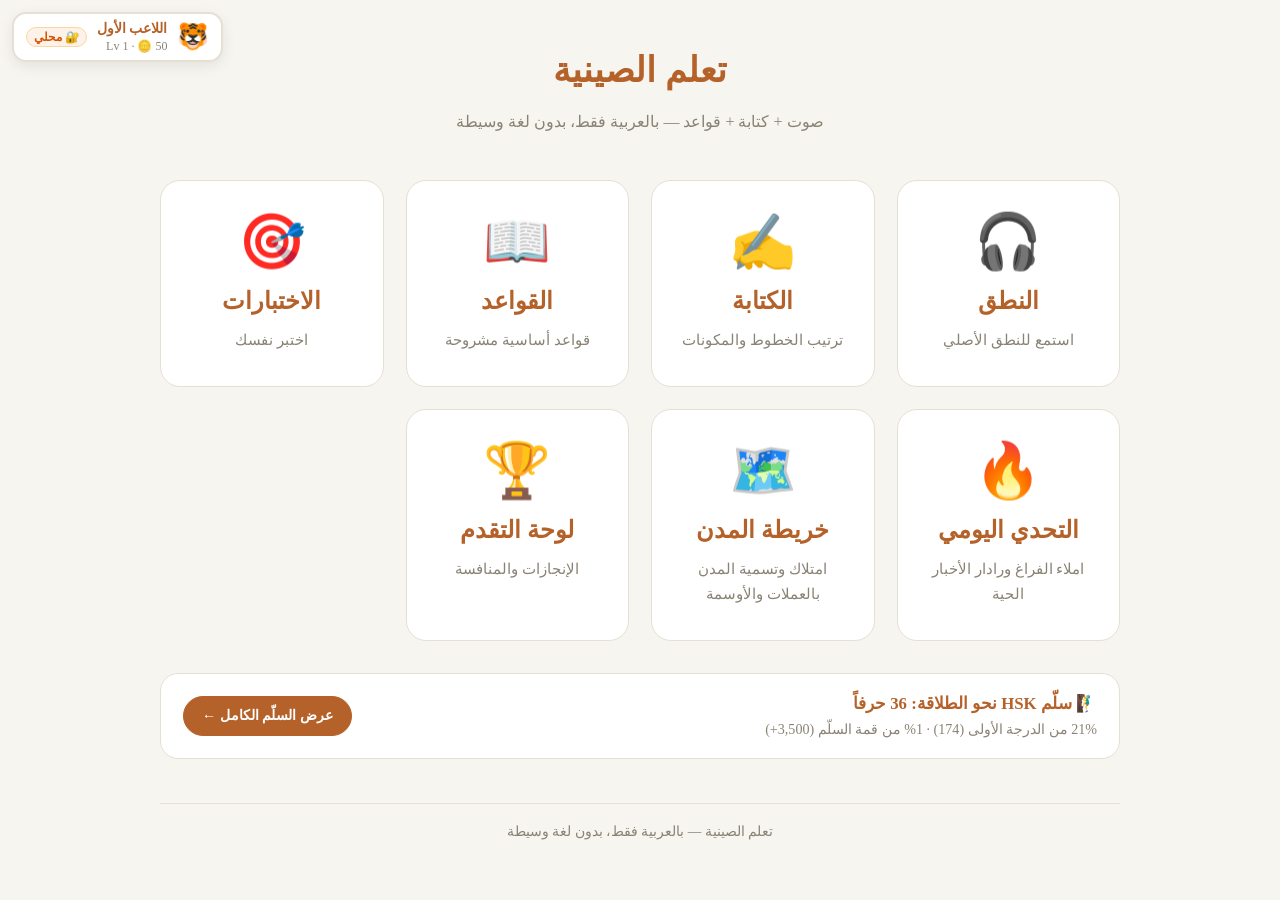
<file: index.html>
<!DOCTYPE html>
<html lang="ar" dir="rtl">
<head>
<meta charset="UTF-8">
<meta name="viewport" content="width=device-width, initial-scale=1">
<meta name="description" content="تعلم الصينية بالعربية — منصة شاملة لتعلم النطق والكتابة والقواعد واختبارات تفاعلية بدون لغة وسيطة">
<title>تعلم الصينية — بالعربية</title>
<link rel="stylesheet" href="common.css">
<style>
  *{box-sizing:border-box}
  body{
    margin:0; min-height:100vh;
    display:flex; flex-direction:column; align-items:center; justify-content:center;
    background:#f7f5f0; color:#2b2b2b;
    font-family:"Noto Naskh Arabic","Traditional Arabic","Segoe UI",serif;
    padding:40px 20px;
  }
  .container{max-width:960px; width:100%; text-align:center}

  h1{color:#b5622a; font-size:2.2rem; margin:0 0 8px}
  .sub{color:#8a8375; margin:0 0 44px; font-size:1rem}

  .cards{
    display:grid;
    grid-template-columns:repeat(auto-fit,minmax(190px,1fr));
    gap:22px;
  }
  .card{
    display:block; background:#fff;
    border:1px solid #e6e0d4; border-radius:20px;
    padding:34px 22px; text-decoration:none; color:inherit;
    transition:transform .2s, box-shadow .2s, border-color .2s, background .2s;
  }
  .card:hover{
    transform:translateY(-6px);
    border-color:#b5622a;
    background:#fff8ef;
    box-shadow:0 14px 30px rgba(181,98,42,.12);
  }
  .icon{font-size:3.4rem; line-height:1}
  h2{margin:12px 0 6px; font-size:1.5rem; color:#b5622a}
  .card p{margin:0; color:#8a8375; font-size:.95rem; line-height:1.6}

  footer{margin-top:44px; color:#8a8375; font-size:.85rem}
</style>
</head>
<body>
<a href="#main-content" class="skip-link">تخطي إلى المحتوى</a>

<main id="main-content" class="container">
  <h1>تعلم الصينية</h1>
  <p class="sub">صوت + كتابة + قواعد — بالعربية فقط، بدون لغة وسيطة</p>

  <nav role="navigation" aria-label="الأقسام الرئيسية" class="cards">
    <a href="audio.html" class="card" aria-label="النطق — استمع للنطق الأصلي">
      <div class="icon" aria-hidden="true">🎧</div>
      <h2>النطق</h2>
      <p>استمع للنطق الأصلي</p>
    </a>
    <a href="writing.html" class="card" aria-label="الكتابة — ترتيب الخطوط والمكونات">
      <div class="icon" aria-hidden="true">✍️</div>
      <h2>الكتابة</h2>
      <p>ترتيب الخطوط والمكونات</p>
    </a>
    <a href="grammar.html" class="card" aria-label="القواعد — قواعد أساسية مشروحة">
      <div class="icon" aria-hidden="true">📖</div>
      <h2>القواعد</h2>
      <p>قواعد أساسية مشروحة</p>
    </a>
    <a href="tests.html" class="card" aria-label="الاختبارات — اختبر نفسك">
      <div class="icon" aria-hidden="true">🎯</div>
      <h2>الاختبارات</h2>
      <p>اختبر نفسك</p>
    </a>
    <a href="daily.html" class="card" aria-label="التحدي اليومي — املاء الفراغ ورادار الأخبار الحية">
      <div class="icon" aria-hidden="true">🔥</div>
      <h2>التحدي اليومي</h2>
      <p>املاء الفراغ ورادار الأخبار الحية</p>
    </a>
    <a href="map.html" class="card" aria-label="خريطة المدن — امتلاك وتسمية المدن بنقاطك وأوسمتك">
      <div class="icon" aria-hidden="true">🗺️</div>
      <h2>خريطة المدن</h2>
      <p>امتلاك وتسمية المدن بالعملات والأوسمة</p>
    </a>
    <a href="dashboard.html" class="card" aria-label="لوحة التقدم — الإنجازات والمنافسة">
      <div class="icon" aria-hidden="true">🏆</div>
      <h2>لوحة التقدم</h2>
      <p>الإنجازات والمنافسة</p>
    </a>
  </nav>

  <aside class="hsk-mini-banner" id="hsk-mini-banner" style="margin-top:32px; background:#fff; border:1px solid #e6e0d4; border-radius:18px; padding:16px 22px; display:flex; align-items:center; justify-content:space-between; flex-wrap:wrap; gap:12px;" aria-label="ملخص التقدم في سلم HSK">
    <div style="text-align:right">
      <div style="font-weight:700; color:#b5622a; font-size:1.05rem">🧗‍♂️ سلّم HSK نحو الطلاقة: <span id="mini-chars">36</span> حرفاً</div>
      <div style="font-size:.88rem; color:#8a8375" id="mini-stats">21% من الدرجة الأولى (174) · 1% من قمة السلّم (3,500+)</div>
    </div>
    <a href="dashboard.html" class="btn btn-primary" style="padding:7px 18px; border-radius:999px; text-decoration:none; font-weight:700; font-size:.88rem">عرض السلّم الكامل ←</a>
  </aside>

  <footer>تعلم الصينية — بالعربية فقط، بدون لغة وسيطة</footer>
</main>

<script src="progress.js"></script>
<script>
  if (window.CNProgress) {
    const l = CNProgress.getLadderProgress();
    const cEl = document.getElementById('mini-chars');
    const sEl = document.getElementById('mini-stats');
    if (cEl) cEl.textContent = l.count;
    if (sEl) sEl.textContent = `${l.pctHSK1}% من الدرجة الأولى (174) · ${l.pctFluency}% من قمة السلّم (3,500+)`;
  }
</script>
<script src="player-picker.js"></script>
</body>
</html>
</file>
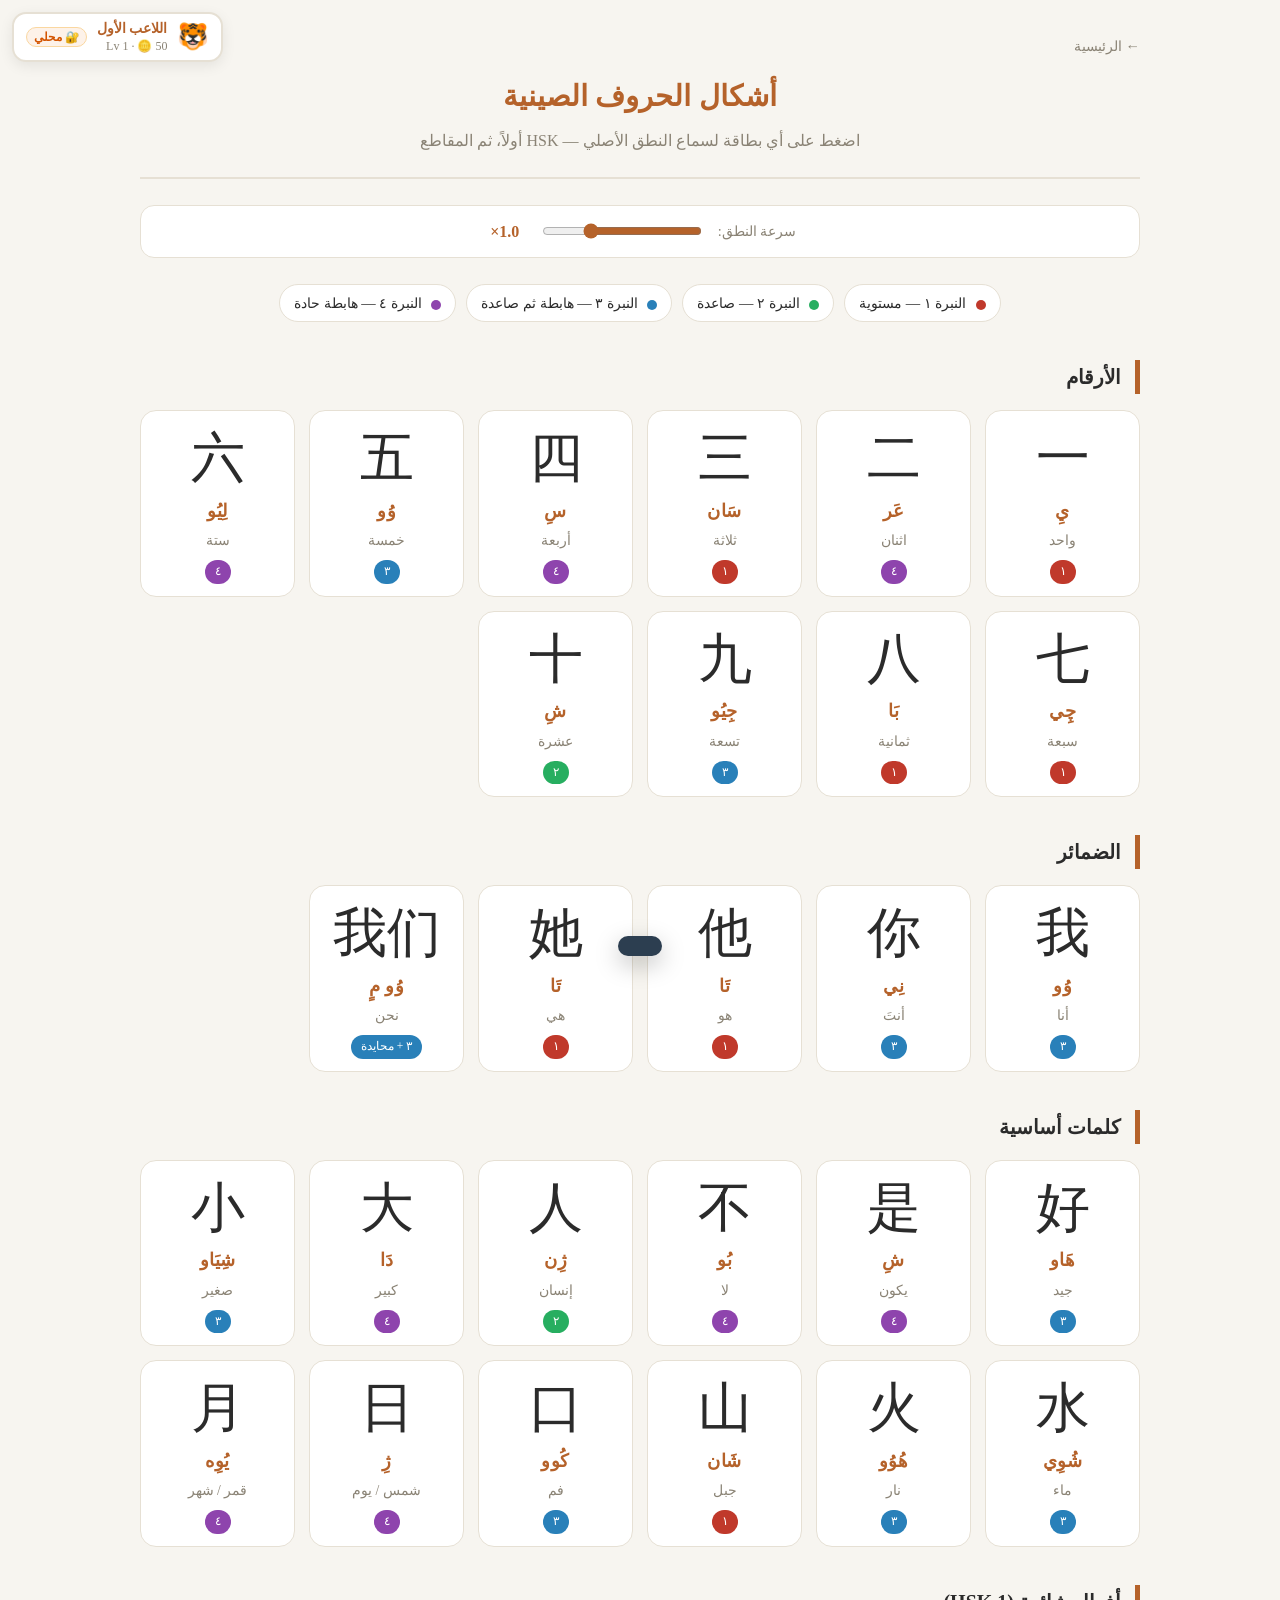
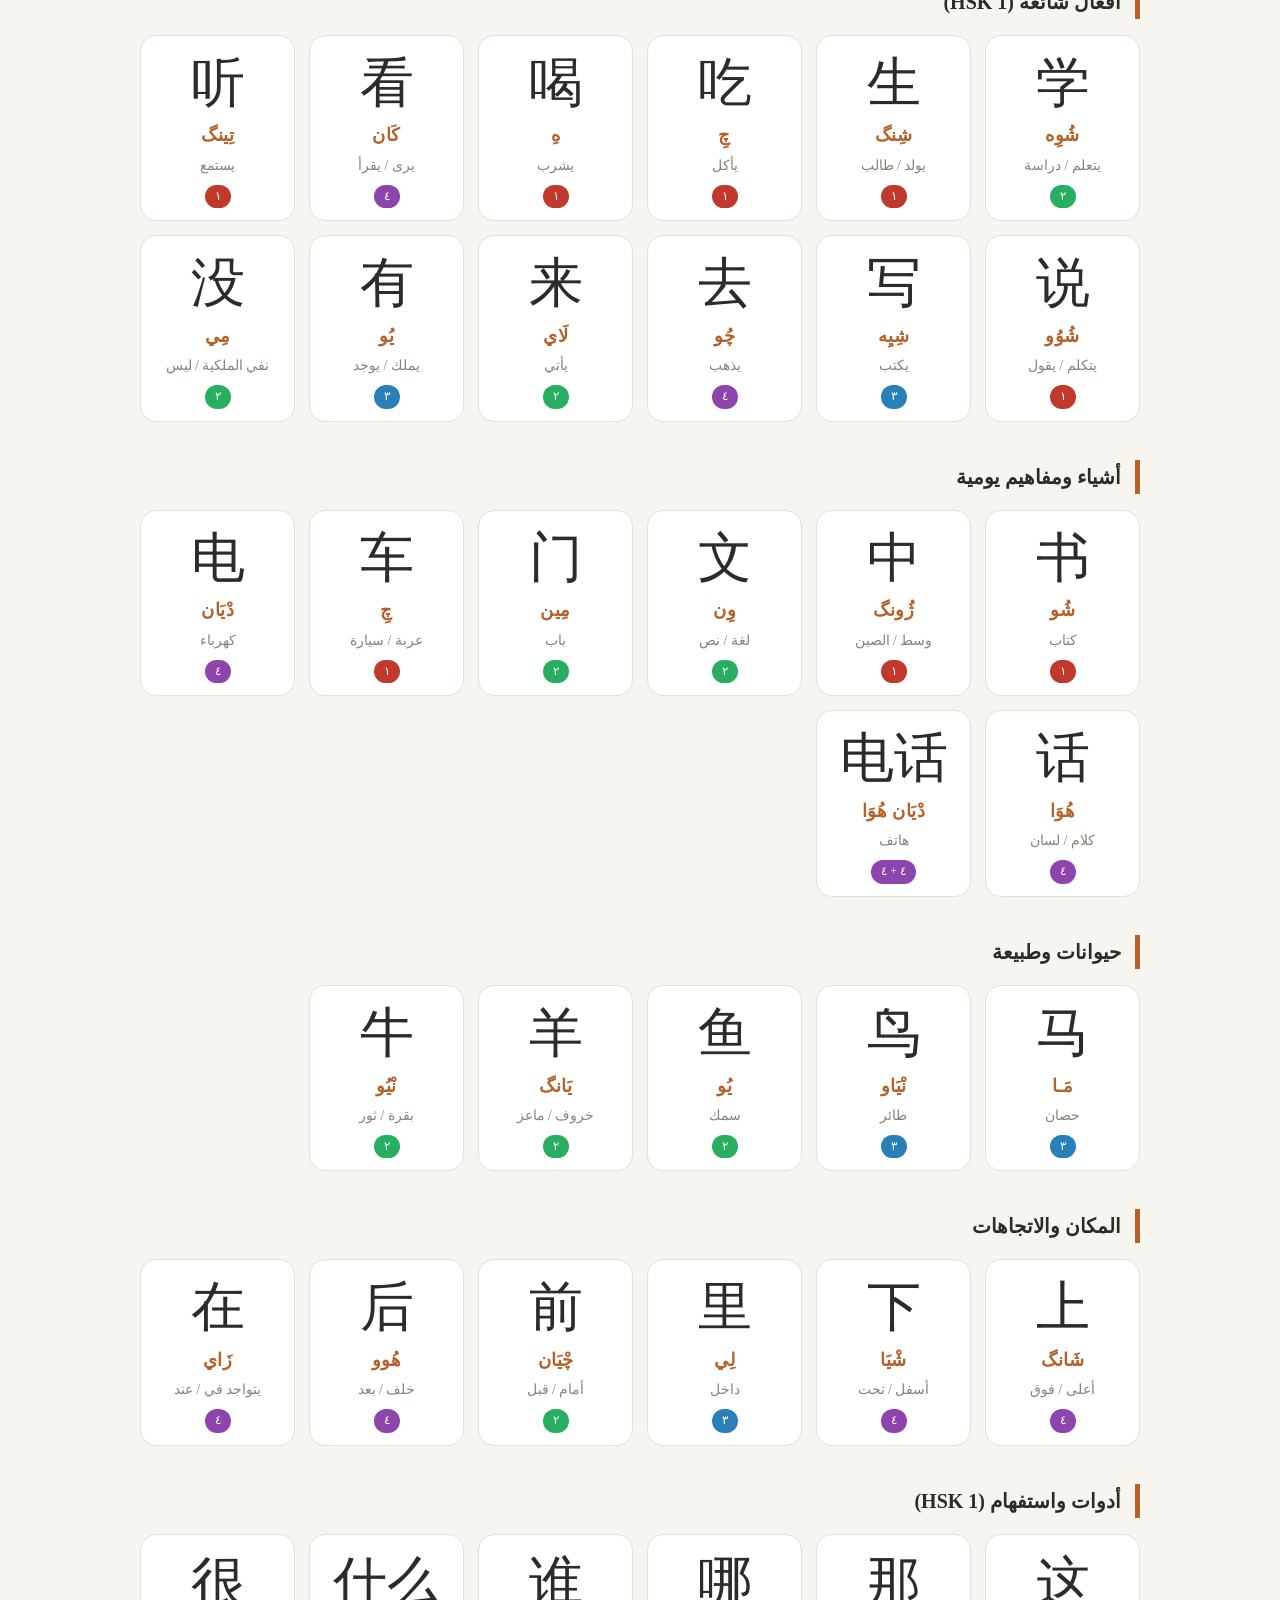
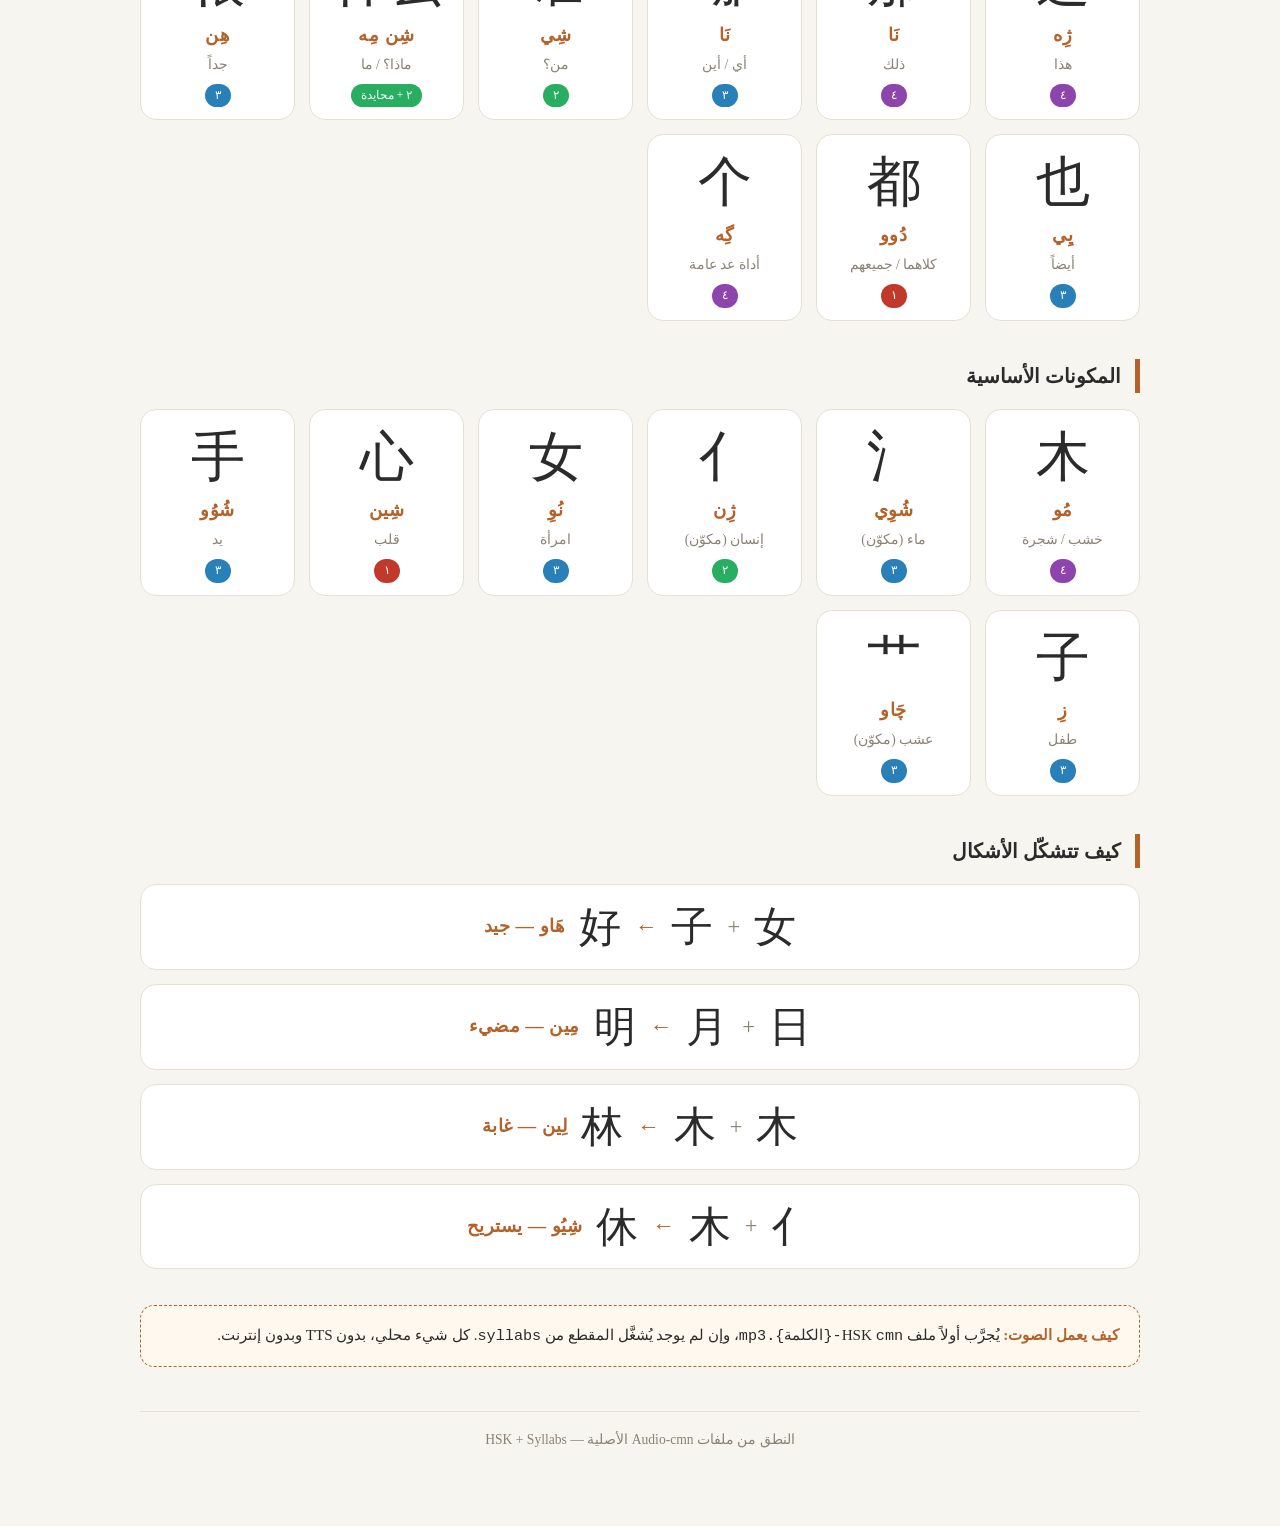
<file: audio.html>
<!DOCTYPE html>
<html lang="ar" dir="rtl">
<head>
<meta charset="UTF-8">
<meta name="viewport" content="width=device-width, initial-scale=1">
<meta name="description" content="تعلم نطق الحروف الصينية بالعربية مع الصوت الأصلي والنبرات — HSK ومقاطع صوتية بدون إنترنت">
<title>أشكال الحروف الصينية — مع الصوت الأصلي</title>
<link rel="stylesheet" href="common.css">
<style>
  :root{
    --bg:#f7f5f0; --card:#ffffff; --line:#e6e0d4;
    --txt:#2b2b2b; --muted:#8a8375; --accent:#b5622a;
    --t1:#c0392b; --t2:#27ae60; --t3:#2980b9; --t4:#8e44ad;
  }
  *{box-sizing:border-box}
  body{
    margin:0; padding:32px 20px 60px; background:var(--bg);
    color:var(--txt);
    font-family:"Noto Naskh Arabic","Traditional Arabic","Segoe UI",serif;
    line-height:1.7;
  }
  .wrap{max-width:1000px;margin:0 auto}
  .back{display:inline-block; color:var(--muted); text-decoration:none; margin-bottom:14px; font-size:.9rem; transition:color .2s}
  .back:hover{color:var(--accent)}
  header{
    text-align:center; border-bottom:2px solid var(--line);
    padding-bottom:22px; margin-bottom:26px;
  }
  h1{margin:0 0 8px;font-size:1.9rem;color:var(--accent)}
  header p{margin:0;color:var(--muted);font-size:1rem}
  .controls{
    display:flex; flex-wrap:wrap; gap:14px;
    justify-content:center; align-items:center;
    background:var(--card); border:1px solid var(--line);
    border-radius:14px; padding:12px 18px; margin-bottom:26px;
  }
  .controls label{font-size:.9rem;color:var(--muted)}
  .controls input[type="range"]{width:160px;accent-color:var(--accent)}
  .controls .rate-val{
    display:inline-block; min-width:42px; text-align:center;
    font-weight:700; color:var(--accent);
  }
  .legend{display:flex;flex-wrap:wrap;gap:10px;justify-content:center;margin-bottom:36px}
  .legend span{
    background:var(--card);border:1px solid var(--line);
    border-radius:999px;padding:6px 14px;font-size:.9rem;
  }
  .dot{display:inline-block;width:10px;height:10px;border-radius:50%;margin-left:6px;vertical-align:middle}
  h2{
    font-size:1.25rem;margin:38px 0 16px;
    padding-right:14px;border-right:5px solid var(--accent);
  }
  .grid{
    display:grid;
    grid-template-columns:repeat(auto-fill,minmax(140px,1fr));
    gap:14px;
  }
  .card{
    background:var(--card); border:1px solid var(--line);
    border-radius:16px; padding:16px 10px 12px;
    text-align:center; position:relative;
    transition:transform .18s, box-shadow .18s, border-color .18s, background .18s;
    cursor:pointer;
  }
  .card:hover{
    transform:translateY(-4px);
    box-shadow:0 8px 20px rgba(0,0,0,.08);
    border-color:var(--accent);
  }
  .card.playing{
    border-color:var(--accent);
    background:#fff8ef;
    animation:pulse 1s infinite;
  }
  @keyframes pulse{
    0%,100%{box-shadow:0 0 0 3px rgba(181,98,42,.15)}
    50%{box-shadow:0 0 0 8px rgba(181,98,42,.05)}
  }
  .card::after{
    content:"🔊";
    position:absolute; top:8px; left:10px;
    font-size:.85rem; opacity:0; transition:opacity .2s;
  }
  .card:hover::after,
  .card.playing::after{opacity:1}
  .shape{
    font-family:"Noto Sans SC","Microsoft YaHei","PingFang SC","SimHei",sans-serif;
    font-size:3.4rem; line-height:1.15; display:block; margin-bottom:6px;
  }
  .sound{font-size:1.15rem; font-weight:700; color:var(--accent); letter-spacing:.5px}
  .mean{font-size:.85rem; color:var(--muted); margin-top:2px}
  .tone{
    display:inline-block; margin-top:8px; font-size:.72rem;
    padding:2px 10px; border-radius:999px; color:#fff;
  }
  .t1{background:var(--t1)} .t2{background:var(--t2)}
  .t3{background:var(--t3)} .t4{background:var(--t4)}
  .combo{
    background:var(--card); border:1px solid var(--line);
    border-radius:16px; padding:18px;
    display:flex; align-items:center; justify-content:center;
    gap:14px; flex-wrap:wrap;
  }
  .combo .shape{font-size:2.6rem;margin:0}
  .plus{color:var(--muted);font-size:1.4rem}
  .arrow{color:var(--accent);font-size:1.4rem}
  .note{
    background:#fff8ef; border:1px dashed var(--accent);
    border-radius:14px; padding:16px 20px; margin-top:36px; font-size:.95rem;
  }
  .note strong{color:var(--accent)}
  footer{text-align:center;margin-top:44px;color:var(--muted);font-size:.85rem}
</style>
<script src="progress.js"></script>
</head>
<body>
<a href="#main-content" class="skip-link">تخطي إلى المحتوى</a>

<main id="main-content" class="wrap">
  <a href="index.html" class="back">← الرئيسية</a>

  <header>
    <h1>أشكال الحروف الصينية</h1>
    <p>اضغط على أي بطاقة لسماع النطق الأصلي — HSK أولاً، ثم المقاطع</p>
  </header>

  <div class="controls" role="region" aria-label="التحكم بالصوت">
    <label for="rate">سرعة النطق:</label>
    <input type="range" id="rate" min="0.5" max="1.2" step="0.1" value="1" aria-label="سرعة النطق">
    <span class="rate-val" id="rate-val" aria-live="polite">1.0×</span>
  </div>

  <div class="legend" role="region" aria-label="أسطورة النبرات الصينية">
    <span><i class="dot" style="background:var(--t1)"></i> النبرة ١ — مستوية</span>
    <span><i class="dot" style="background:var(--t2)"></i> النبرة ٢ — صاعدة</span>
    <span><i class="dot" style="background:var(--t3)"></i> النبرة ٣ — هابطة ثم صاعدة</span>
    <span><i class="dot" style="background:var(--t4)"></i> النبرة ٤ — هابطة حادة</span>
  </div>

  <h2>الأرقام</h2>
  <div class="grid">
    <div class="card" data-hsk="一" data-syll="yi1"><span class="shape">一</span><div class="sound">يِ</div><div class="mean">واحد</div><span class="tone t1">١</span></div>
    <div class="card" data-hsk="二" data-syll="er4"><span class="shape">二</span><div class="sound">عَر</div><div class="mean">اثنان</div><span class="tone t4">٤</span></div>
    <div class="card" data-hsk="三" data-syll="san1"><span class="shape">三</span><div class="sound">سَان</div><div class="mean">ثلاثة</div><span class="tone t1">١</span></div>
    <div class="card" data-hsk="四" data-syll="si4"><span class="shape">四</span><div class="sound">سِ</div><div class="mean">أربعة</div><span class="tone t4">٤</span></div>
    <div class="card" data-hsk="五" data-syll="wu3"><span class="shape">五</span><div class="sound">وُو</div><div class="mean">خمسة</div><span class="tone t3">٣</span></div>
    <div class="card" data-hsk="六" data-syll="liu4"><span class="shape">六</span><div class="sound">لِيُو</div><div class="mean">ستة</div><span class="tone t4">٤</span></div>
    <div class="card" data-hsk="七" data-syll="qi1"><span class="shape">七</span><div class="sound">چِي</div><div class="mean">سبعة</div><span class="tone t1">١</span></div>
    <div class="card" data-hsk="八" data-syll="ba1"><span class="shape">八</span><div class="sound">بَا</div><div class="mean">ثمانية</div><span class="tone t1">١</span></div>
    <div class="card" data-hsk="九" data-syll="jiu3"><span class="shape">九</span><div class="sound">جِيُو</div><div class="mean">تسعة</div><span class="tone t3">٣</span></div>
    <div class="card" data-hsk="十" data-syll="shi2"><span class="shape">十</span><div class="sound">شِ</div><div class="mean">عشرة</div><span class="tone t2">٢</span></div>
  </div>

  <h2>الضمائر</h2>
  <div class="grid">
    <div class="card" data-hsk="我" data-syll="wo3"><span class="shape">我</span><div class="sound">وُو</div><div class="mean">أنا</div><span class="tone t3">٣</span></div>
    <div class="card" data-hsk="你" data-syll="ni3"><span class="shape">你</span><div class="sound">نِي</div><div class="mean">أنتَ</div><span class="tone t3">٣</span></div>
    <div class="card" data-hsk="他" data-syll="ta1"><span class="shape">他</span><div class="sound">تَا</div><div class="mean">هو</div><span class="tone t1">١</span></div>
    <div class="card" data-hsk="她" data-syll="ta1"><span class="shape">她</span><div class="sound">تَا</div><div class="mean">هي</div><span class="tone t1">١</span></div>
    <div class="card" data-hsk="我们" data-syll="wo3,men5"><span class="shape">我们</span><div class="sound">وُو مٍ</div><div class="mean">نحن</div><span class="tone t3">٣ + محايدة</span></div>
  </div>

  <h2>كلمات أساسية</h2>
  <div class="grid">
    <div class="card" data-hsk="好" data-syll="hao3"><span class="shape">好</span><div class="sound">هَاو</div><div class="mean">جيد</div><span class="tone t3">٣</span></div>
    <div class="card" data-hsk="是" data-syll="shi4"><span class="shape">是</span><div class="sound">شِ</div><div class="mean">يكون</div><span class="tone t4">٤</span></div>
    <div class="card" data-hsk="不" data-syll="bu4"><span class="shape">不</span><div class="sound">بُو</div><div class="mean">لا</div><span class="tone t4">٤</span></div>
    <div class="card" data-hsk="人" data-syll="ren2"><span class="shape">人</span><div class="sound">ژِن</div><div class="mean">إنسان</div><span class="tone t2">٢</span></div>
    <div class="card" data-hsk="大" data-syll="da4"><span class="shape">大</span><div class="sound">دَا</div><div class="mean">كبير</div><span class="tone t4">٤</span></div>
    <div class="card" data-hsk="小" data-syll="xiao3"><span class="shape">小</span><div class="sound">شِيَاو</div><div class="mean">صغير</div><span class="tone t3">٣</span></div>
    <div class="card" data-hsk="水" data-syll="shui3"><span class="shape">水</span><div class="sound">شُوِي</div><div class="mean">ماء</div><span class="tone t3">٣</span></div>
    <div class="card" data-hsk="火" data-syll="huo3"><span class="shape">火</span><div class="sound">هُوُو</div><div class="mean">نار</div><span class="tone t3">٣</span></div>
    <div class="card" data-hsk="山" data-syll="shan1"><span class="shape">山</span><div class="sound">شَان</div><div class="mean">جبل</div><span class="tone t1">١</span></div>
    <div class="card" data-hsk="口" data-syll="kou3"><span class="shape">口</span><div class="sound">كُوو</div><div class="mean">فم</div><span class="tone t3">٣</span></div>
    <div class="card" data-hsk="日" data-syll="ri4"><span class="shape">日</span><div class="sound">ژِ</div><div class="mean">شمس / يوم</div><span class="tone t4">٤</span></div>
    <div class="card" data-hsk="月" data-syll="yue4"><span class="shape">月</span><div class="sound">يُوِه</div><div class="mean">قمر / شهر</div><span class="tone t4">٤</span></div>
  </div>

  <h2>أفعال شائعة (HSK 1)</h2>
  <div class="grid">
    <div class="card" data-hsk="学" data-syll="xue2"><span class="shape">学</span><div class="sound">شُوِه</div><div class="mean">يتعلم / دراسة</div><span class="tone t2">٢</span></div>
    <div class="card" data-hsk="生" data-syll="sheng1"><span class="shape">生</span><div class="sound">شِنگ</div><div class="mean">يولد / طالب</div><span class="tone t1">١</span></div>
    <div class="card" data-hsk="吃" data-syll="chi1"><span class="shape">吃</span><div class="sound">چِ</div><div class="mean">يأكل</div><span class="tone t1">١</span></div>
    <div class="card" data-hsk="喝" data-syll="he1"><span class="shape">喝</span><div class="sound">هِ</div><div class="mean">يشرب</div><span class="tone t1">١</span></div>
    <div class="card" data-hsk="看" data-syll="kan4"><span class="shape">看</span><div class="sound">كَان</div><div class="mean">يرى / يقرأ</div><span class="tone t4">٤</span></div>
    <div class="card" data-hsk="听" data-syll="ting1"><span class="shape">听</span><div class="sound">تِينگ</div><div class="mean">يستمع</div><span class="tone t1">١</span></div>
    <div class="card" data-hsk="说" data-syll="shuo1"><span class="shape">说</span><div class="sound">شُوُو</div><div class="mean">يتكلم / يقول</div><span class="tone t1">١</span></div>
    <div class="card" data-hsk="写" data-syll="xie3"><span class="shape">写</span><div class="sound">شِيِه</div><div class="mean">يكتب</div><span class="tone t3">٣</span></div>
    <div class="card" data-hsk="去" data-syll="qu4"><span class="shape">去</span><div class="sound">چُو</div><div class="mean">يذهب</div><span class="tone t4">٤</span></div>
    <div class="card" data-hsk="来" data-syll="lai2"><span class="shape">来</span><div class="sound">لَاي</div><div class="mean">يأتي</div><span class="tone t2">٢</span></div>
    <div class="card" data-hsk="有" data-syll="you3"><span class="shape">有</span><div class="sound">يُو</div><div class="mean">يملك / يوجد</div><span class="tone t3">٣</span></div>
    <div class="card" data-hsk="没" data-syll="mei2"><span class="shape">没</span><div class="sound">مِي</div><div class="mean">نفي الملكية / ليس</div><span class="tone t2">٢</span></div>
  </div>

  <h2>أشياء ومفاهيم يومية</h2>
  <div class="grid">
    <div class="card" data-hsk="书" data-syll="shu1"><span class="shape">书</span><div class="sound">شُو</div><div class="mean">كتاب</div><span class="tone t1">١</span></div>
    <div class="card" data-hsk="中" data-syll="zhong1"><span class="shape">中</span><div class="sound">ژُونگ</div><div class="mean">وسط / الصين</div><span class="tone t1">١</span></div>
    <div class="card" data-hsk="文" data-syll="wen2"><span class="shape">文</span><div class="sound">وِن</div><div class="mean">لغة / نص</div><span class="tone t2">٢</span></div>
    <div class="card" data-hsk="门" data-syll="men2"><span class="shape">门</span><div class="sound">مِين</div><div class="mean">باب</div><span class="tone t2">٢</span></div>
    <div class="card" data-hsk="车" data-syll="che1"><span class="shape">车</span><div class="sound">چِ</div><div class="mean">عربة / سيارة</div><span class="tone t1">١</span></div>
    <div class="card" data-hsk="电" data-syll="dian4"><span class="shape">电</span><div class="sound">دْيَان</div><div class="mean">كهرباء</div><span class="tone t4">٤</span></div>
    <div class="card" data-hsk="话" data-syll="hua4"><span class="shape">话</span><div class="sound">هُوَا</div><div class="mean">كلام / لسان</div><span class="tone t4">٤</span></div>
    <div class="card" data-hsk="电话" data-syll="dian4,hua4"><span class="shape">电话</span><div class="sound">دْيَان هُوَا</div><div class="mean">هاتف</div><span class="tone t4">٤ + ٤</span></div>
  </div>

  <h2>حيوانات وطبيعة</h2>
  <div class="grid">
    <div class="card" data-hsk="马" data-syll="ma3"><span class="shape">马</span><div class="sound">مَـا</div><div class="mean">حصان</div><span class="tone t3">٣</span></div>
    <div class="card" data-hsk="鸟" data-syll="niao3"><span class="shape">鸟</span><div class="sound">نْيَاو</div><div class="mean">طائر</div><span class="tone t3">٣</span></div>
    <div class="card" data-hsk="鱼" data-syll="yu2"><span class="shape">鱼</span><div class="sound">يُو</div><div class="mean">سمك</div><span class="tone t2">٢</span></div>
    <div class="card" data-hsk="羊" data-syll="yang2"><span class="shape">羊</span><div class="sound">يَانگ</div><div class="mean">خروف / ماعز</div><span class="tone t2">٢</span></div>
    <div class="card" data-hsk="牛" data-syll="niu2"><span class="shape">牛</span><div class="sound">نْيُو</div><div class="mean">بقرة / ثور</div><span class="tone t2">٢</span></div>
  </div>

  <h2>المكان والاتجاهات</h2>
  <div class="grid">
    <div class="card" data-hsk="上" data-syll="shang4"><span class="shape">上</span><div class="sound">شَانگ</div><div class="mean">أعلى / فوق</div><span class="tone t4">٤</span></div>
    <div class="card" data-hsk="下" data-syll="xia4"><span class="shape">下</span><div class="sound">شْيَا</div><div class="mean">أسفل / تحت</div><span class="tone t4">٤</span></div>
    <div class="card" data-hsk="里" data-syll="li3"><span class="shape">里</span><div class="sound">لِي</div><div class="mean">داخل</div><span class="tone t3">٣</span></div>
    <div class="card" data-hsk="前" data-syll="qian2"><span class="shape">前</span><div class="sound">چْيَان</div><div class="mean">أمام / قبل</div><span class="tone t2">٢</span></div>
    <div class="card" data-hsk="后" data-syll="hou4"><span class="shape">后</span><div class="sound">هُوو</div><div class="mean">خلف / بعد</div><span class="tone t4">٤</span></div>
    <div class="card" data-hsk="在" data-syll="zai4"><span class="shape">在</span><div class="sound">زَاي</div><div class="mean">يتواجد في / عند</div><span class="tone t4">٤</span></div>
  </div>

  <h2>أدوات واستفهام (HSK 1)</h2>
  <div class="grid">
    <div class="card" data-hsk="这" data-syll="zhe4"><span class="shape">这</span><div class="sound">ژِه</div><div class="mean">هذا</div><span class="tone t4">٤</span></div>
    <div class="card" data-hsk="那" data-syll="na4"><span class="shape">那</span><div class="sound">نَا</div><div class="mean">ذلك</div><span class="tone t4">٤</span></div>
    <div class="card" data-hsk="哪" data-syll="na3"><span class="shape">哪</span><div class="sound">نَا</div><div class="mean">أي / أين</div><span class="tone t3">٣</span></div>
    <div class="card" data-hsk="谁" data-syll="shei2"><span class="shape">谁</span><div class="sound">شِي</div><div class="mean">من؟</div><span class="tone t2">٢</span></div>
    <div class="card" data-hsk="什么" data-syll="shen2"><span class="shape">什么</span><div class="sound">شِن مِه</div><div class="mean">ماذا؟ / ما</div><span class="tone t2">٢ + محايدة</span></div>
    <div class="card" data-hsk="很" data-syll="hen3"><span class="shape">很</span><div class="sound">هِن</div><div class="mean">جداً</div><span class="tone t3">٣</span></div>
    <div class="card" data-hsk="也" data-syll="ye3"><span class="shape">也</span><div class="sound">يِي</div><div class="mean">أيضاً</div><span class="tone t3">٣</span></div>
    <div class="card" data-hsk="都" data-syll="dou1"><span class="shape">都</span><div class="sound">دُوو</div><div class="mean">كلاهما / جميعهم</div><span class="tone t1">١</span></div>
    <div class="card" data-hsk="个" data-syll="ge4"><span class="shape">个</span><div class="sound">گِه</div><div class="mean">أداة عد عامة</div><span class="tone t4">٤</span></div>
  </div>

  <h2>المكونات الأساسية</h2>
  <div class="grid">
    <div class="card" data-hsk="木" data-syll="mu4"><span class="shape">木</span><div class="sound">مُو</div><div class="mean">خشب / شجرة</div><span class="tone t4">٤</span></div>
    <div class="card" data-hsk="水" data-syll="shui3"><span class="shape">氵</span><div class="sound">شُوِي</div><div class="mean">ماء (مكوّن)</div><span class="tone t3">٣</span></div>
    <div class="card" data-hsk="人" data-syll="ren2"><span class="shape">亻</span><div class="sound">ژِن</div><div class="mean">إنسان (مكوّن)</div><span class="tone t2">٢</span></div>
    <div class="card" data-hsk="女" data-syll="nv3"><span class="shape">女</span><div class="sound">نُوِ</div><div class="mean">امرأة</div><span class="tone t3">٣</span></div>
    <div class="card" data-hsk="心" data-syll="xin1"><span class="shape">心</span><div class="sound">شِين</div><div class="mean">قلب</div><span class="tone t1">١</span></div>
    <div class="card" data-hsk="手" data-syll="shou3"><span class="shape">手</span><div class="sound">شُوُو</div><div class="mean">يد</div><span class="tone t3">٣</span></div>
    <div class="card" data-hsk="子" data-syll="zi3"><span class="shape">子</span><div class="sound">زِ</div><div class="mean">طفل</div><span class="tone t3">٣</span></div>
    <div class="card" data-hsk="草" data-syll="cao3"><span class="shape">艹</span><div class="sound">چَاو</div><div class="mean">عشب (مكوّن)</div><span class="tone t3">٣</span></div>
  </div>

  <h2>كيف تتشكّل الأشكال</h2>
  <div class="grid" style="grid-template-columns:1fr">
    <div class="combo">
      <span class="shape">女</span><span class="plus">+</span>
      <span class="shape">子</span><span class="arrow">←</span>
      <span class="shape">好</span>
      <span class="sound">هَاو — جيد</span>
    </div>
    <div class="combo">
      <span class="shape">日</span><span class="plus">+</span>
      <span class="shape">月</span><span class="arrow">←</span>
      <span class="shape">明</span>
      <span class="sound">مِين — مضيء</span>
    </div>
    <div class="combo">
      <span class="shape">木</span><span class="plus">+</span>
      <span class="shape">木</span><span class="arrow">←</span>
      <span class="shape">林</span>
      <span class="sound">لِين — غابة</span>
    </div>
    <div class="combo">
      <span class="shape">亻</span><span class="plus">+</span>
      <span class="shape">木</span><span class="arrow">←</span>
      <span class="shape">休</span>
      <span class="sound">شِيُو — يستريح</span>
    </div>
  </div>

  <div class="note">
    <strong>كيف يعمل الصوت:</strong>
    يُجرَّب أولاً ملف HSK <code>cmn-{الكلمة}.mp3</code>،
    وإن لم يوجد يُشغَّل المقطع من <code>syllabs</code>.
    كل شيء محلي، بدون TTS وبدون إنترنت.
  </div>

  <footer>النطق من ملفات Audio-cmn الأصلية — HSK + Syllabs</footer>
</main>

<script>
(function(){
  const HSK_DIR    = 'audio-cmn/64k/hsk/';
  const SYLL_DIR   = 'audio-cmn/64k/syllabs/';
  let activeAudios = [];
  let currentRate  = 1.0;

  // ---- عنصر السرعة ----
  const rateSlider = document.getElementById('rate');
  const rateLabel  = document.getElementById('rate-val');
  rateSlider.addEventListener('input', () => {
    currentRate = parseFloat(rateSlider.value);
    rateLabel.textContent = currentRate.toFixed(1) + '×';
    activeAudios.forEach(a => { try { a.playbackRate = currentRate; } catch(e){} });
  });

  // ---- إيقاف كل شيء ----
  function stopAll() {
    activeAudios.forEach(a => { try { a.pause(); a.currentTime = 0; } catch(e){} });
    activeAudios = [];
    document.querySelectorAll('.card.playing').forEach(c => c.classList.remove('playing'));
  }

  // ---- تشغيل ملف واحد (Promise ينتهي عند الانتهاء أو الفشل) ----
  function playOne(src) {
    return new Promise((resolve) => {
      const a = new Audio();
      a.preload = 'auto';
      a.playbackRate = currentRate;
      let settled = false;

      function settle(ok) {
        if (settled) return;
        settled = true;
        if (ok) activeAudios.push(a);
        resolve(ok);
      }

      a.addEventListener('ended', () => settle(true), { once: true });
      a.addEventListener('error', () => settle(false), { once: true });

      a.src = encodeURI(src);
      const p = a.play();
      if (p && p.catch) {
        p.catch(() => settle(false));
      }
    });
  }

  // ---- تشغيل بطاقة (HSK أولاً، ثم المقاطع) ----
  async function playCard(card) {
    stopAll();
    card.classList.add('playing');

    let ok = false;

    // 1) HSK أولاً
    const hsk = card.dataset.hsk;
    if (hsk) {
      ok = await playOne(`${HSK_DIR}cmn-${hsk}.mp3`);
    }

    // 2) المقاطع كاحتياطي
    if (!ok && card.dataset.syll) {
      for (const s of card.dataset.syll.split(',')) {
        const partOk = await playOne(`${SYLL_DIR}cmn-${s.trim()}.mp3`);
        if (partOk) ok = true;
      }
    }

    card.classList.remove('playing');

    // --- progress tracking ---
    if (ok && window.CNProgress) {
      CNProgress.addXP(CNProgress.XP_REWARDS.audioPlay);
      CNProgress.recordActivity('audio', { char: card.dataset.hsk });
      CNProgress.checkAchievements();
    }
  }

  // ---- ربط الأحداث ----
  document.querySelectorAll('.card[data-hsk], .card[data-syll]').forEach(card => {
    card.setAttribute('role', 'button');
    card.setAttribute('tabindex', '0');
    card.addEventListener('click', () => playCard(card));
    card.addEventListener('keydown', e => {
      if (e.key === 'Enter' || e.key === ' ') {
        e.preventDefault();
        playCard(card);
      }
    });
  });
})();
</script>
<script src="player-picker.js"></script>
</body>
</html>
</file>
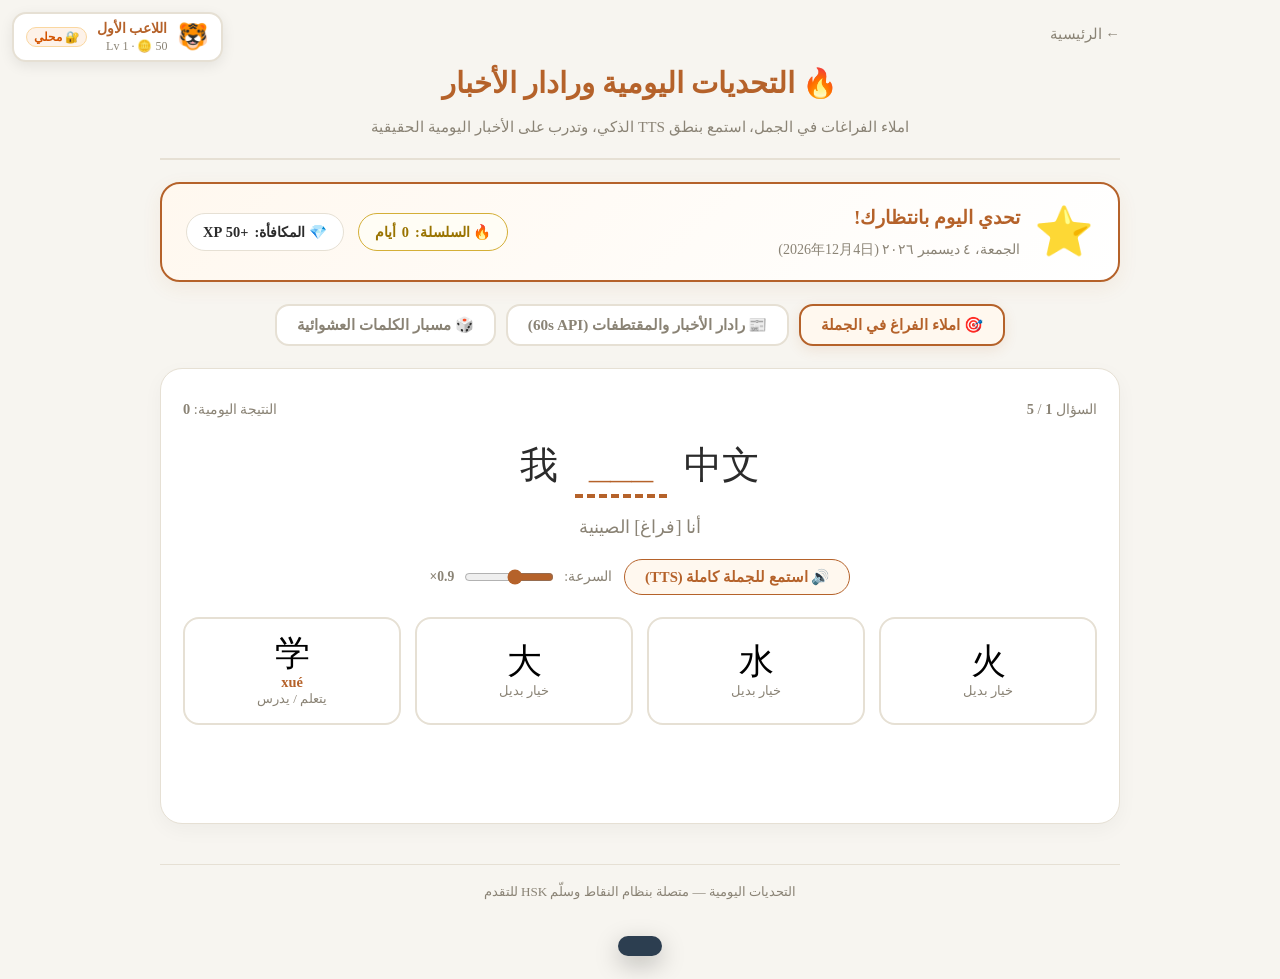
<file: daily.html>
<!DOCTYPE html>
<html lang="ar" dir="rtl">
<head>
<meta charset="UTF-8">
<meta name="viewport" content="width=device-width, initial-scale=1">
<meta name="description" content="التحديات اليومية لتعلم الصينية — املاء الفراغ بالجمل، رادار الأخبار الحية 60s، والنطق الذكي TTS">
<title>التحدي اليومي والأخبار — تعلم الصينية</title>
<link rel="stylesheet" href="common.css">
<script src="progress.js"></script>
<style>
  :root{
    --bg:#f7f5f0; --card:#ffffff; --line:#e6e0d4;
    --txt:#2b2b2b; --muted:#8a8375; --accent:#b5622a; --accent-bg:#fff8ef;
    --gold:#d4af37; --silver:#bdc3c7;
    --ok:#27ae60; --ok-bg:#eafaf0; --bad:#c0392b; --bad-bg:#fdeceb;
  }
  *{box-sizing:border-box}
  body{
    margin:0; padding:20px 16px 60px; background:var(--bg); color:var(--txt);
    font-family:"Noto Naskh Arabic","Traditional Arabic","Segoe UI",serif;
    line-height:1.7;
  }
  .wrap{max-width:960px; margin:0 auto}
  .back{display:inline-block; color:var(--muted); text-decoration:none; margin-bottom:12px; font-size:.92rem; transition:color .2s}
  .back:hover{color:var(--accent)}

  header{
    text-align:center; border-bottom:2px solid var(--line);
    padding-bottom:18px; margin-bottom:22px;
  }
  h1{margin:0 0 6px; font-size:1.9rem; color:var(--accent)}
  header p{margin:0; color:var(--muted); font-size:.95rem}

  /* راية حالة التحدي اليومي */
  .daily-banner{
    background:linear-gradient(135deg, #fff8ef 0%, #fff 100%);
    border:2px solid var(--accent); border-radius:20px;
    padding:18px 24px; margin-bottom:22px;
    display:flex; justify-content:space-between; align-items:center;
    flex-wrap:wrap; gap:16px; box-shadow:0 6px 20px rgba(181,98,42,.08);
  }
  .daily-status{display:flex; align-items:center; gap:14px}
  .daily-icon{font-size:3rem; line-height:1}
  .daily-title{margin:0 0 4px; font-size:1.2rem; color:var(--accent); font-weight:700}
  .daily-sub{color:var(--muted); font-size:.88rem; margin:0}
  .daily-metrics{display:flex; gap:14px; align-items:center; flex-wrap:wrap}
  .daily-pill{
    background:#fff; border:1px solid var(--line); border-radius:999px;
    padding:6px 16px; font-weight:700; font-size:.9rem; color:var(--txt);
    display:flex; align-items:center; gap:6px;
  }
  .daily-pill.active{border-color:var(--gold); background:#fffdf5; color:#997300}

  /* تبويبات التحديات */
  .nav-tabs{
    display:flex; gap:10px; margin-bottom:22px; flex-wrap:wrap; justify-content:center;
  }
  .tab-btn{
    background:var(--card); border:2px solid var(--line); border-radius:14px;
    padding:10px 20px; cursor:pointer; font-family:inherit; font-size:.95rem;
    font-weight:700; color:var(--muted); transition:all .2s;
    display:flex; align-items:center; gap:8px;
  }
  .tab-btn:hover{border-color:var(--accent); color:var(--accent)}
  .tab-btn.active{
    border-color:var(--accent); background:var(--accent-bg); color:var(--accent);
    box-shadow:0 4px 14px rgba(181,98,42,.12);
  }

  /* لوحة املاء الفراغ */
  .quiz-box{
    background:var(--card); border:1px solid var(--line); border-radius:22px;
    padding:28px 22px; margin-bottom:24px; text-align:center;
    box-shadow:0 6px 20px rgba(0,0,0,.04);
  }
  .sentence-cn{
    font-family:"Noto Sans SC","Microsoft YaHei","SimHei",sans-serif;
    font-size:2.4rem; line-height:1.4; color:var(--txt); margin:14px 0;
    direction:ltr; unicode-bidi:isolate;
  }
  .blank-space{
    display:inline-block; min-width:80px; padding:2px 14px; margin:0 6px;
    border-bottom:4px dashed var(--accent); color:var(--accent); font-weight:700;
    transition:all .25s;
  }
  .blank-space.filled{
    border-bottom:4px solid var(--ok); color:var(--ok);
  }
  .sentence-ar{
    font-size:1.15rem; color:var(--muted); margin-bottom:16px;
  }
  .sentence-actions{
    display:flex; justify-content:center; gap:12px; margin-bottom:22px; flex-wrap:wrap;
  }
  .tts-btn{
    background:var(--accent-bg); border:1px solid var(--accent); color:var(--accent);
    padding:8px 20px; border-radius:999px; cursor:pointer; font-family:inherit;
    font-size:.92rem; font-weight:700; display:inline-flex; align-items:center; gap:8px;
    transition:all .2s;
  }
  .tts-btn:hover{background:var(--accent); color:#fff}

  /* خيارات الإجابة */
  .options-grid{
    display:grid; grid-template-columns:repeat(auto-fit, minmax(200px, 1fr));
    gap:14px; margin-bottom:20px;
  }
  .option-card{
    background:var(--card); border:2px solid var(--line); border-radius:16px;
    padding:16px 14px; cursor:pointer; font-family:inherit; text-align:center;
    transition:all .18s;
  }
  .option-card:hover:not(:disabled){
    border-color:var(--accent); background:var(--accent-bg); transform:translateY(-3px);
  }
  .option-card:disabled{cursor:default}
  .option-card.correct{border-color:var(--ok); background:var(--ok-bg); color:var(--ok); font-weight:700}
  .option-card.wrong{border-color:var(--bad); background:var(--bad-bg); color:var(--bad)}
  .opt-char{
    font-family:"Noto Sans SC","Microsoft YaHei","SimHei",sans-serif;
    font-size:2.2rem; line-height:1; color:inherit; margin-bottom:4px;
  }
  .opt-pinyin{font-size:.9rem; color:var(--accent); font-weight:700}
  .opt-meaning{font-size:.82rem; color:var(--muted)}

  /* رادار أخبار 60s */
  .quote-card{
    background:linear-gradient(135deg, #fffdf8, #fff8ef);
    border:2px dashed var(--accent); border-radius:18px;
    padding:20px 22px; margin-bottom:24px; text-align:right;
  }
  .quote-title{color:var(--accent); font-weight:700; font-size:1.05rem; margin-bottom:6px; display:flex; align-items:center; gap:8px}
  .quote-cn{
    font-family:"Noto Sans SC","Microsoft YaHei","SimHei",sans-serif;
    font-size:1.4rem; color:var(--txt); margin-bottom:8px; line-height:1.6;
    direction:ltr; text-align:left;
  }
  .news-grid{
    display:grid; grid-template-columns:1fr; gap:14px;
  }
  .news-item{
    background:var(--card); border:1px solid var(--line); border-radius:16px;
    padding:18px 20px; transition:all .2s;
  }
  .news-item:hover{border-color:var(--accent); box-shadow:0 6px 18px rgba(0,0,0,.05)}
  .news-header{
    display:flex; justify-content:space-between; align-items:center;
    margin-bottom:8px; font-size:.82rem; color:var(--muted);
  }
  .news-tag{
    background:var(--accent-bg); color:var(--accent); padding:2px 10px;
    border-radius:999px; font-weight:700; font-size:.78rem;
  }
  .news-content{
    font-family:"Noto Sans SC","Microsoft YaHei","SimHei",sans-serif;
    font-size:1.25rem; line-height:1.6; color:var(--txt); margin-bottom:12px;
    direction:ltr; text-align:left;
  }
  .news-actions{
    display:flex; gap:10px; flex-wrap:wrap; align-items:center;
  }

  /* إعدادات السرعة والصوت */
  .speed-bar{
    display:inline-flex; align-items:center; gap:8px; font-size:.85rem; color:var(--muted);
  }
  .speed-bar input{width:90px; accent-color:var(--accent)}

  .hidden{display:none !important}
  footer{text-align:center; margin-top:40px; color:var(--muted); font-size:.82rem}
</style>
</head>
<body>
<a href="#main-content" class="skip-link">تخطي إلى المحتوى</a>

<main class="wrap" id="main-content">
  <a href="index.html" class="back">← الرئيسية</a>

  <header>
    <h1>🔥 التحديات اليومية ورادار الأخبار</h1>
    <p>املاء الفراغات في الجمل، استمع بنطق TTS الذكي، وتدرب على الأخبار اليومية الحقيقية</p>
  </header>

  <!-- راية حالة التحدي اليومي -->
  <section class="daily-banner" id="daily-banner" role="region" aria-label="حالة التحدي اليومي">
    <div class="daily-status">
      <div class="daily-icon" aria-hidden="true">⭐</div>
      <div>
        <h2 class="daily-title" id="banner-title">تحدي اليوم بانتظارك!</h2>
        <p class="daily-sub" id="banner-date">تاريخ اليوم: جاري التحميل...</p>
      </div>
    </div>
    <div class="daily-metrics">
      <div class="daily-pill active" id="pill-streak">🔥 السلسلة: <b id="streak-val">0</b> أيام</div>
      <div class="daily-pill" id="pill-xp">💎 المكافأة: <b>+50 XP</b></div>
    </div>
  </section>

  <!-- تبويبات الأوضاع -->
  <nav class="nav-tabs" role="tablist" aria-label="أوضاع التحدي اليومي">
    <button class="tab-btn active" data-tab="blank" role="tab" aria-selected="true">
      🎯 املاء الفراغ في الجملة
    </button>
    <button class="tab-btn" data-tab="news" role="tab" aria-selected="false">
      📰 رادار الأخبار والمقتطفات (60s API)
    </button>
    <button class="tab-btn" data-tab="random" role="tab" aria-selected="false">
      🎲 مسبار الكلمات العشوائية
    </button>
  </nav>

  <!-- ═══ الوضع 1: املاء الفراغ في الجمل ═══ -->
  <section id="pane-blank" role="tabpanel" aria-label="املاء الفراغ في الجملة">
    <div class="quiz-box">
      <div style="display:flex; justify-content:space-between; align-items:center; font-size:.9rem; color:var(--muted); margin-bottom:12px">
        <span>السؤال <b id="b-index">1</b> / <b id="b-total">5</b></span>
        <span>النتيجة اليومية: <b id="b-score">0</b></span>
      </div>

      <div class="sentence-cn" id="b-sentence">
        我 <span class="blank-space" id="b-space">___</span> 中文
      </div>
      <div class="sentence-ar" id="b-meaning">أنا [فراغ] الصينية</div>

      <div class="sentence-actions">
        <button class="tts-btn" id="btn-speak-sentence">
          🔊 استمع للجملة كاملة (TTS)
        </button>
        <span class="speed-bar">
          السرعة:
          <input type="range" id="tts-rate" min="0.6" max="1.3" step="0.1" value="0.9" aria-label="سرعة النطق">
          <b id="tts-rate-val">0.9×</b>
        </span>
      </div>

      <div class="options-grid" id="b-options"></div>

      <div id="b-feedback" style="min-height:36px; font-weight:700; margin-bottom:14px; font-size:1.05rem;" aria-live="polite"></div>

      <button class="btn btn-primary hidden" id="b-btn-next">السؤال التالي ←</button>
    </div>
  </section>

  <!-- ═══ الوضع 2: رادار أخبار 60s والمقتطفات ═══ -->
  <section id="pane-news" class="hidden" role="tabpanel" aria-label="رادار الأخبار الصينية">
    <!-- حكمة اليوم -->
    <div class="quote-card" id="quote-card">
      <div class="quote-title">💡 مقتطف وحكمة اليوم (Daily Quote)</div>
      <div class="quote-cn" id="quote-text">允许自己偶尔放慢脚步，接纳不完美，持续成长就是最耀眼的进步</div>
      <div style="font-size:.92rem; color:var(--muted); margin-bottom:12px" id="quote-meaning">
        «اسمح لنفسك أحياناً بتمهيل الخطى، وتقبّل النواقص، فالاستمرار في النمو هو أرقى أشكال التقدم.»
      </div>
      <button class="tts-btn" id="btn-speak-quote">🔊 استمع للحكمة (TTS نطق صيني أصلي)</button>
    </div>

    <div style="display:flex; justify-content:space-between; align-items:center; margin:24px 0 14px">
      <h2 style="font-size:1.2rem; color:var(--accent); margin:0">📰 موجز الأخبار الصينية اليومية (60s News)</h2>
      <button class="btn" id="btn-refresh-news" style="padding:6px 14px; font-size:.85rem">↺ تحديث الأخبار</button>
    </div>

    <div class="news-grid" id="news-grid">
      <div style="text-align:center; padding:30px; color:var(--muted)">جاري جلب موجز الأخبار الحي...</div>
    </div>
  </section>

  <!-- ═══ الوضع 3: مسبار الكلمات العشوائية ═══ -->
  <section id="pane-random" class="hidden" role="tabpanel" aria-label="مسبار الكلمات العشوائية">
    <div class="quiz-box">
      <h2 style="font-size:1.3rem; color:var(--accent); margin:0 0 8px">🎲 تحدي الكلمات العشوائية</h2>
      <p style="color:var(--muted); font-size:.9rem; margin-bottom:20px">اختبر حفظك وسرعة بديهتك مع كلمات منتقاة عشوائياً من مستويات HSK</p>

      <div style="font-family:'Noto Sans SC',sans-serif; font-size:4.8rem; line-height:1; color:var(--accent); margin-bottom:14px" id="rand-char">
        学
      </div>
      <div style="margin-bottom:16px">
        <button class="tts-btn" id="btn-speak-rand">🔊 استمع لنطق الكلمة</button>
      </div>

      <div class="options-grid" id="rand-options"></div>

      <div id="rand-feedback" style="min-height:36px; font-weight:700; margin-bottom:14px; font-size:1.05rem;" aria-live="polite"></div>

      <button class="btn btn-primary" id="btn-next-rand">كلمة عشوائية أخرى ↺</button>
    </div>
  </section>

  <footer>التحديات اليومية — متصلة بنظام النقاط وسلّم HSK للتقدم</footer>
</main>

<script>
(function(){
  // ═══ بنك جمل املاء الفراغ HSK 1 & 2 ═══
  const BLANK_PUZZLES = [
    {
      full: '我学中文',
      prefix: '我 ',
      suffix: ' 中文',
      meaning: 'أنا [فراغ] الصينية',
      correct: '学',
      distractors: ['水', '火', '大'],
      pinyin: 'xué',
      arGloss: 'يتعلم / يدرس',
      explanation: '学 تعني يتعلم أو يدرس (我学中文 = أنا أتعلم الصينية).'
    },
    {
      full: '你喝水吗',
      prefix: '你 ',
      suffix: ' 水吗？',
      meaning: 'هل [فراغ] ماءً؟',
      correct: '喝',
      distractors: ['吃', '看', '去'],
      pinyin: 'hē',
      arGloss: 'تشرب',
      explanation: '喝 تعني يشرب، تأتي دائماً مع السوائل مثل 水 (ماء) و 茶 (شاي).'
    },
    {
      full: '他是我的老师',
      prefix: '他 ',
      suffix: ' 我的老师',
      meaning: 'هو [فراغ] أستاذي',
      correct: '是',
      distractors: ['不', '有', '来'],
      pinyin: 'shì',
      arGloss: 'يكون',
      explanation: '是 رابطة كينونة تعني (يكون) مثل verb to be: هو أستاذي.'
    },
    {
      full: '我有一本书',
      prefix: '我有一本 ',
      suffix: '',
      meaning: 'عندي [فراغ] واحد',
      correct: '书',
      distractors: ['车', '门', '马'],
      pinyin: 'shū',
      arGloss: 'كتاب',
      explanation: '本 هي أداة العد الخاصة بالكتب والمجلدات (一本书 = كتاب واحد).'
    },
    {
      full: '我们去学校',
      prefix: '我们 ',
      suffix: ' 学校',
      meaning: 'نحن [فراغ] إلى المدرسة',
      correct: '去',
      distractors: ['来', '在', '听'],
      pinyin: 'qù',
      arGloss: 'نذهب',
      explanation: '去 تعني يذهب إلى المكان (去学校 = يذهب إلى المدرسة).'
    },
    {
      full: '今天天气很好',
      prefix: '今天天气 ',
      suffix: ' 好',
      meaning: 'الطقس اليوم جميل [فراغ]',
      correct: '很',
      distractors: ['也', '都', '不'],
      pinyin: 'hěn',
      arGloss: 'جداً',
      explanation: '很 توضع قبل الصفات في الصينية للربط والإيقاع وتعني جداً.'
    },
    {
      full: '我不吃肉',
      prefix: '我 ',
      suffix: ' 吃肉',
      meaning: 'أنا [فراغ] آكل اللحم',
      correct: '不',
      distractors: ['没', '有', '在'],
      pinyin: 'bù',
      arGloss: 'لا / نفي الفعل الحاضر',
      explanation: '不 أداة النفي القياسية للحاضر والرغبات (不吃 = لا آكل).'
    },
    {
      full: '你在哪里',
      prefix: '你在 ',
      suffix: ' 里？',
      meaning: 'أنت في [فراغ]؟ (أين أنت)',
      correct: '哪',
      distractors: ['那', '这', '谁'],
      pinyin: 'nǎ',
      arGloss: 'أي / أين',
      explanation: '哪里 تعني (أين) في الاستفهام الصيني.'
    }
  ];

  // بيانات الأخبار الاحتياطية أوفلاين في حال انقطاع الشبكة
  const OFFLINE_NEWS = [
    { title: '北京河北等地迎来大范围降雪，气温骤降', tag: 'طقس' },
    { title: '中国新能源汽车产销量双双突破千万辆大关', tag: 'اقتصاد' },
    { title: '神舟飞船成功发射，航天员乘组顺利入驻空间站', tag: 'علوم' },
    { title: '全国各大高校全面启动春季汉语水平考试', tag: 'تعليم' },
    { title: '国家图书馆推出古籍数字化展览，向公众免费开放', tag: 'ثقافة' }
  ];

  let currentPuzzleIndex = 0;
  let dailyScore = 0;
  let ttsRate = 0.9;
  let currentNewsItems = [];

  // ═══ مساعد النطق TTS الصوتي ═══
  function speak(text) {
    if (window.CNProgress && CNProgress.speakChinese) {
      CNProgress.speakChinese(text, ttsRate);
    } else if ('speechSynthesis' in window) {
      window.speechSynthesis.cancel();
      const u = new SpeechSynthesisUtterance(text);
      u.lang = 'zh-CN';
      u.rate = ttsRate;
      window.speechSynthesis.speak(u);
    }
  }

  // ═══ تحديث التاريخ والراية اليومية ═══
  function updateDailyBanner(){
    const now = new Date();
    const dateStr = now.toLocaleDateString('ar-EG', { weekday:'long', year:'numeric', month:'long', day:'numeric' });
    const cnDateStr = now.getFullYear() + '年' + (now.getMonth()+1) + '月' + now.getDate() + '日';
    document.getElementById('banner-date').textContent = `${dateStr} (${cnDateStr})`;

    if (window.CNProgress) {
      const p = CNProgress.getProfile();
      const streak = (p.stats && p.stats.dailyStreak) || 0;
      document.getElementById('streak-val').textContent = streak;

      const todayStr = now.toISOString().slice(0, 10);
      if (p.stats && p.stats.lastDailyDate === todayStr) {
        document.getElementById('banner-title').textContent = '✅ أنجزت تحدي اليوم! رائع جداً';
        document.getElementById('pill-xp').innerHTML = '⭐ تم حصد <b>+50 XP</b>';
      }
    }
  }

  // ═══ إدارة التبويبات ═══
  document.querySelectorAll('.tab-btn').forEach(btn => {
    btn.addEventListener('click', () => {
      document.querySelectorAll('.tab-btn').forEach(b => {
        b.classList.remove('active');
        b.setAttribute('aria-selected', 'false');
      });
      btn.classList.add('active');
      btn.setAttribute('aria-selected', 'true');

      const tab = btn.dataset.tab;
      document.getElementById('pane-blank').classList.toggle('hidden', tab !== 'blank');
      document.getElementById('pane-news').classList.toggle('hidden', tab !== 'news');
      document.getElementById('pane-random').classList.toggle('hidden', tab !== 'random');

      if (tab === 'news' && currentNewsItems.length === 0) {
        fetchNews();
      }
      if (tab === 'random') {
        renderRandomWord();
      }
    });
  });

  // ═══ تشغيل وضع املاء الفراغ ═══
  function renderBlankPuzzle(){
    const pz = BLANK_PUZZLES[currentPuzzleIndex % BLANK_PUZZLES.length];
    document.getElementById('b-index').textContent = (currentPuzzleIndex % 5) + 1;
    document.getElementById('b-total').textContent = '5';
    document.getElementById('b-score').textContent = dailyScore;

    document.getElementById('b-sentence').innerHTML = `${pz.prefix}<span class="blank-space" id="b-space">___</span>${pz.suffix}`;
    document.getElementById('b-meaning').textContent = pz.meaning;
    document.getElementById('b-feedback').textContent = '';
    document.getElementById('b-btn-next').classList.add('hidden');

    // خيارات الإجابة
    const options = [pz.correct, ...pz.distractors].sort(() => Math.random() - 0.5);
    const box = document.getElementById('b-options');
    box.innerHTML = '';

    options.forEach(char => {
      const btn = document.createElement('button');
      btn.className = 'option-card';
      const isCorrect = char === pz.correct;
      btn.innerHTML = `
        <div class="opt-char">${char}</div>
        <div class="opt-pinyin">${isCorrect ? pz.pinyin : ''}</div>
        <div class="opt-meaning">${isCorrect ? pz.arGloss : 'خيار بديل'}</div>
      `;
      btn.addEventListener('click', () => handleBlankAnswer(btn, isCorrect, pz));
      box.appendChild(btn);
    });

    document.getElementById('btn-speak-sentence').onclick = () => speak(pz.full);
  }

  function handleBlankAnswer(btn, isCorrect, pz){
    document.querySelectorAll('#b-options .option-card').forEach(b => b.disabled = true);
    const space = document.getElementById('b-space');
    const fb = document.getElementById('b-feedback');

    if (isCorrect) {
      btn.classList.add('correct');
      space.textContent = pz.correct;
      space.classList.add('filled');
      dailyScore++;
      document.getElementById('b-score').textContent = dailyScore;
      fb.style.color = 'var(--ok)';
      fb.textContent = `✅ ممتاز! ${pz.explanation}`;
      speak(pz.full);

      if (window.CNProgress) {
        CNProgress.addXP(10);
        CNProgress.recordActivity('test', { correct: 1, total: 1, char: pz.correct });
      }
    } else {
      btn.classList.add('wrong');
      space.textContent = pz.correct;
      space.classList.add('filled');
      fb.style.color = 'var(--bad)';
      fb.textContent = `❌ الصحيح هو: ${pz.correct} (${pz.pinyin} — ${pz.arGloss}). ${pz.explanation}`;
      speak(pz.full);
    }

    document.getElementById('b-btn-next').classList.remove('hidden');
  }

  document.getElementById('b-btn-next').addEventListener('click', () => {
    currentPuzzleIndex++;
    if (currentPuzzleIndex % 5 === 0) {
      // إكمال جولة اليوم الخماسية
      if (window.CNProgress) {
        CNProgress.addXP(CNProgress.XP_REWARDS.dailyFirst || 25);
        CNProgress.recordActivity('daily', { score: dailyScore, total: 5 });
        const newly = CNProgress.checkAchievements();
        if (newly.length) {
          alert('🏆 إنجاز يومي جديد: ' + newly.map(a => a.name).join('، '));
        }
      }
      updateDailyBanner();
      alert(`🎉 أنهيت تحدي اليوم! نتيجتك: ${dailyScore}/5. حصلت على مكافأة اليوم وسلسلتك مستمرة!`);
    }
    renderBlankPuzzle();
  });

  // ═══ رادار أخبار 60s الصينية الحية ═══
  async function fetchNews(){
    const grid = document.getElementById('news-grid');
    grid.innerHTML = '<div style="text-align:center; padding:30px; color:var(--muted)">🌐 جاري الاتصال برادار الأخبار 60s الحي...</div>';

    try {
      const resp = await fetch('https://60s.viki.moe/v2/60s', { cache: 'no-cache' });
      if (!resp.ok) throw new Error('Network response not ok');
      const data = await resp.json();
      const news = data.data && data.data.news ? data.data.news : [];
      const tip = data.data && data.data.tip ? data.data.tip : null;

      if (tip) {
        document.getElementById('quote-text').textContent = tip;
      }
      renderNewsList(news.length ? news.map(n => ({ title: n, tag: 'خبر حي' })) : OFFLINE_NEWS);
    } catch(err) {
      console.warn('Using offline news fallback:', err);
      renderNewsList(OFFLINE_NEWS);
    }
  }

  function renderNewsList(items){
    currentNewsItems = items;
    const grid = document.getElementById('news-grid');
    grid.innerHTML = items.map((item, idx) => `
      <article class="news-item">
        <div class="news-header">
          <span class="news-tag">${item.tag || 'أخبار'}</span>
          <span>خبر #${idx + 1}</span>
        </div>
        <div class="news-content" id="news-text-${idx}">${escapeHTML(item.title)}</div>
        <div class="news-actions">
          <button class="tts-btn" onclick="window.speakNews(${idx})">🔊 استمع للعنوان (TTS)</button>
          <button class="btn" style="padding:6px 14px; font-size:.82rem" onclick="window.quizFromNews(${idx})">🎯 تحدي هذا الخبر</button>
        </div>
      </article>
    `).join('');
  }

  window.speakNews = function(idx){
    if (currentNewsItems[idx]) {
      speak(currentNewsItems[idx].title);
      if (window.CNProgress) {
        CNProgress.addXP(2);
        CNProgress.recordActivity('audio', {});
      }
    }
  };

  window.quizFromNews = function(idx){
    const item = currentNewsItems[idx];
    if (!item) return;
    const txt = item.title;
    // استخراج حرف في منتصف العنوان لصنع فراغ
    const midIdx = Math.floor(txt.length / 2);
    const targetChar = txt[midIdx];
    const prefix = txt.slice(0, midIdx);
    const suffix = txt.slice(midIdx + 1);

    // التحويل إلى نافذة املاء الفراغ
    document.querySelector('.tab-btn[data-tab="blank"]').click();
    document.getElementById('b-sentence').innerHTML = `${escapeHTML(prefix)}<span class="blank-space" id="b-space">___</span>${escapeHTML(suffix)}`;
    document.getElementById('b-meaning').textContent = 'خمّن الحرف المناسب لهذا الخبر الصيني الواقعي!';

    const options = [targetChar, '人', '水', '大'].sort(() => Math.random() - 0.5);
    const box = document.getElementById('b-options');
    box.innerHTML = '';
    options.forEach(c => {
      const btn = document.createElement('button');
      btn.className = 'option-card';
      btn.innerHTML = `<div class="opt-char">${c}</div>`;
      btn.addEventListener('click', () => {
        handleBlankAnswer(btn, c === targetChar, {
          correct: targetChar,
          full: txt,
          pinyin: '',
          arGloss: 'حرف من سياق الخبر',
          explanation: 'تم جلب هذه الجملة من أخبار اليوم الحية.'
        });
      });
      box.appendChild(btn);
    });
    document.getElementById('btn-speak-sentence').onclick = () => speak(txt);
  };

  document.getElementById('btn-speak-quote').addEventListener('click', () => {
    speak(document.getElementById('quote-text').textContent);
  });
  document.getElementById('btn-refresh-news').addEventListener('click', fetchNews);

  // ═══ مسبار الكلمات العشوائية ═══
  const RAND_POOL = [
    { char:'学', sound:'شُوِه', pinyin:'xué', meaning:'يتعلم' },
    { char:'生', sound:'شِنگ', pinyin:'shēng', meaning:'طالب / مولود' },
    { char:'书', sound:'شُو', pinyin:'shū', meaning:'كتاب' },
    { char:'吃', sound:'چِ', pinyin:'chī', meaning:'يأكل' },
    { char:'喝', sound:'هِ', pinyin:'hē', meaning:'يشرب' },
    { char:'看', sound:'كَان', pinyin:'kàn', meaning:'يرى / يقرأ' },
    { char:'听', sound:'تِينگ', pinyin:'tīng', meaning:'يستمع' },
    { char:'说', sound:'شُوُو', pinyin:'shuō', meaning:'يتكلم' },
    { char:'马', sound:'مَـا', pinyin:'mǎ', meaning:'حصان' },
    { char:'鱼', sound:'يُو', pinyin:'yú', meaning:'سمك' },
    { char:'车', sound:'چِ', pinyin:'chē', meaning:'عربة / سيارة' },
    { char:'电', sound:'دْيَان', pinyin:'diàn', meaning:'كهرباء' }
  ];

  let currentRand = null;
  function renderRandomWord(){
    currentRand = RAND_POOL[Math.floor(Math.random() * RAND_POOL.length)];
    document.getElementById('rand-char').textContent = currentRand.char;
    document.getElementById('rand-feedback').textContent = '';

    const distractors = RAND_POOL.filter(x => x.char !== currentRand.char).sort(() => Math.random() - 0.5).slice(0, 3);
    const opts = [currentRand, ...distractors].sort(() => Math.random() - 0.5);

    const box = document.getElementById('rand-options');
    box.innerHTML = '';
    opts.forEach(item => {
      const btn = document.createElement('button');
      btn.className = 'option-card';
      btn.innerHTML = `<div class="opt-meaning" style="font-size:1.1rem; font-weight:700; color:var(--txt)">${item.meaning}</div><div class="opt-pinyin">${item.pinyin}</div>`;
      btn.addEventListener('click', () => {
        document.querySelectorAll('#rand-options .option-card').forEach(b => b.disabled = true);
        const fb = document.getElementById('rand-feedback');
        if (item.char === currentRand.char) {
          btn.classList.add('correct');
          fb.style.color = 'var(--ok)';
          fb.textContent = `✅ إجابة صحيحة! ${currentRand.char} تعني ${currentRand.meaning}.`;
          speak(currentRand.char);
          if (window.CNProgress) {
            CNProgress.addXP(10);
            CNProgress.recordActivity('test', { correct: 1, total: 1, char: currentRand.char });
          }
        } else {
          btn.classList.add('wrong');
          fb.style.color = 'var(--bad)';
          fb.textContent = `❌ خطأ، الصحيح هو: ${currentRand.meaning} (${currentRand.pinyin}).`;
          speak(currentRand.char);
        }
      });
      box.appendChild(btn);
    });
  }

  document.getElementById('btn-speak-rand').addEventListener('click', () => {
    if (currentRand) speak(currentRand.char);
  });
  document.getElementById('btn-next-rand').addEventListener('click', renderRandomWord);

  // ═══ عنصر تحكم سرعة TTS ═══
  const ttsSlider = document.getElementById('tts-rate');
  const ttsLabel = document.getElementById('tts-rate-val');
  ttsSlider.addEventListener('input', () => {
    ttsRate = parseFloat(ttsSlider.value);
    ttsLabel.textContent = ttsRate.toFixed(1) + '×';
  });

  function escapeHTML(s){
    return String(s).replace(/[&<>"']/g, c => ({
      '&':'&amp;','<':'&lt;','>':'&gt;','"':'&quot;',"'":'&#39;'
    })[c]);
  }

  updateDailyBanner();
  renderBlankPuzzle();
})();
</script>
<script src="player-picker.js"></script>
</body>
</html>
</file>
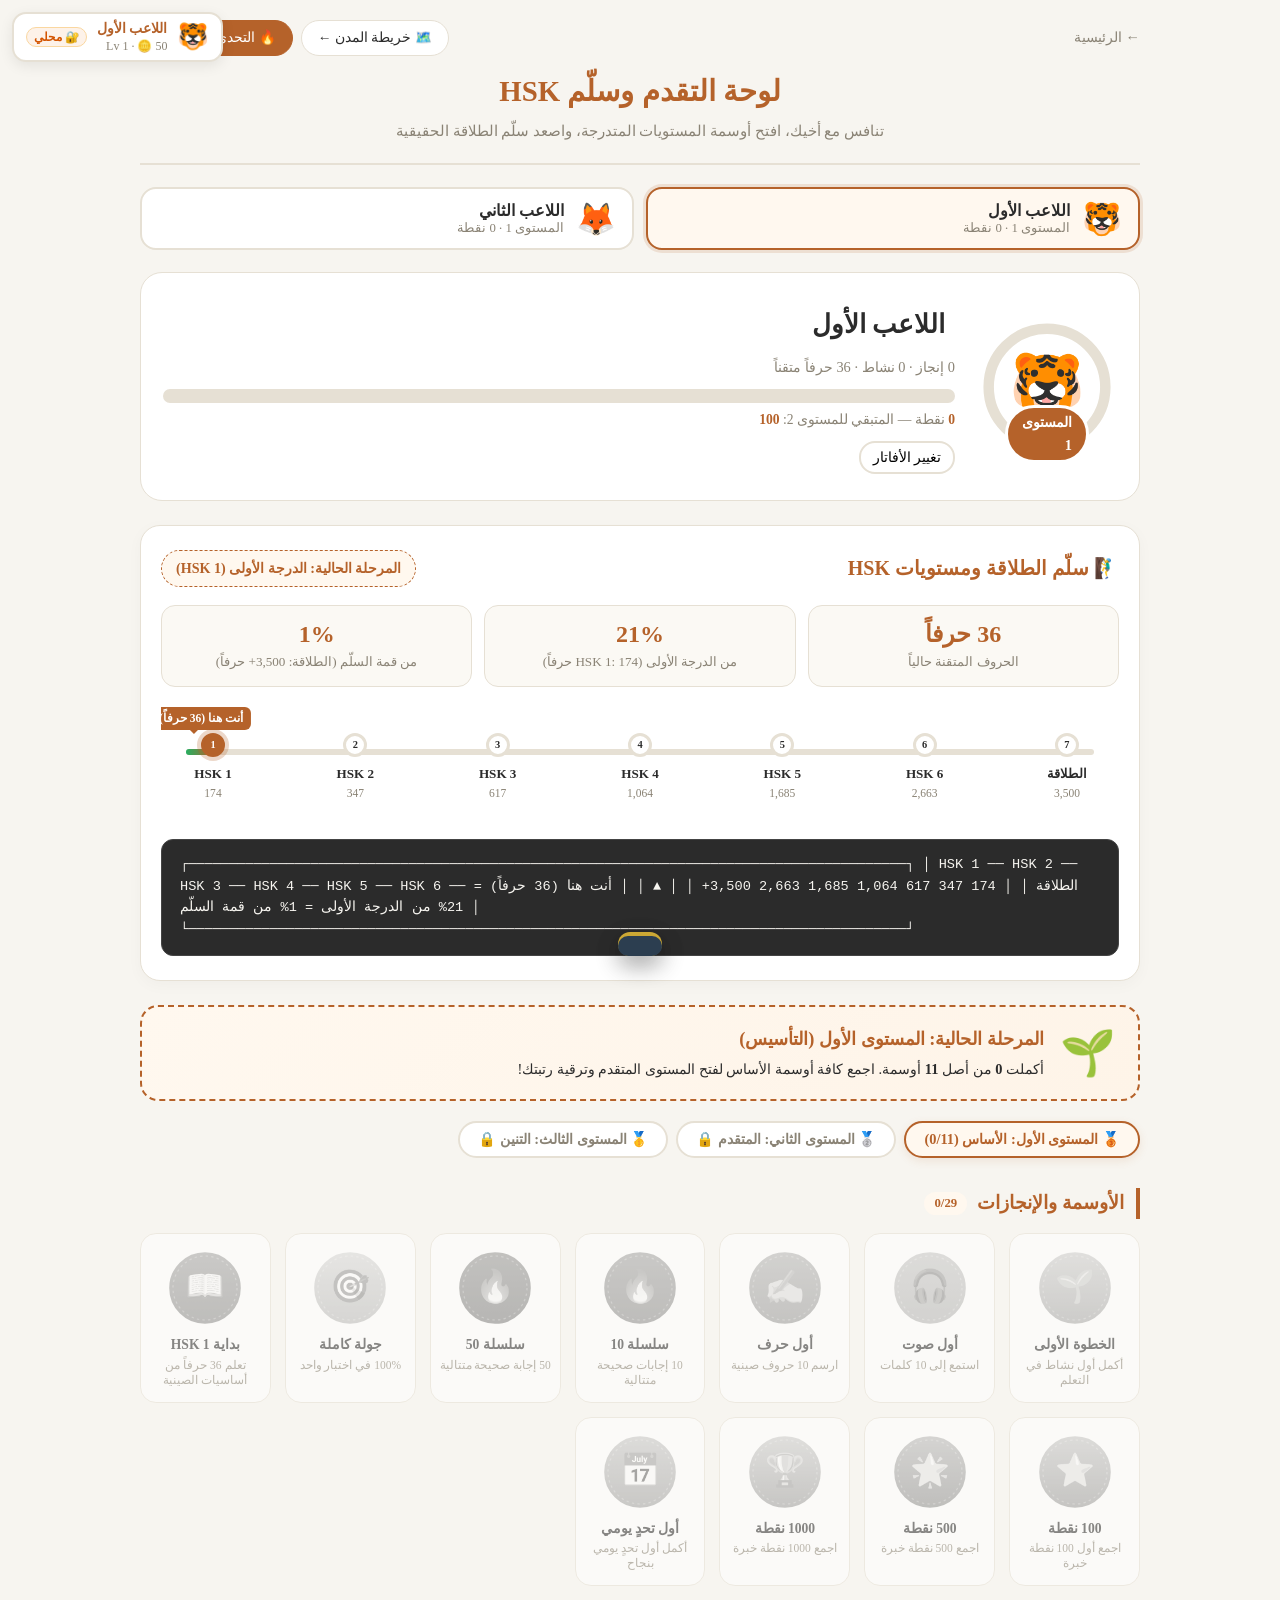
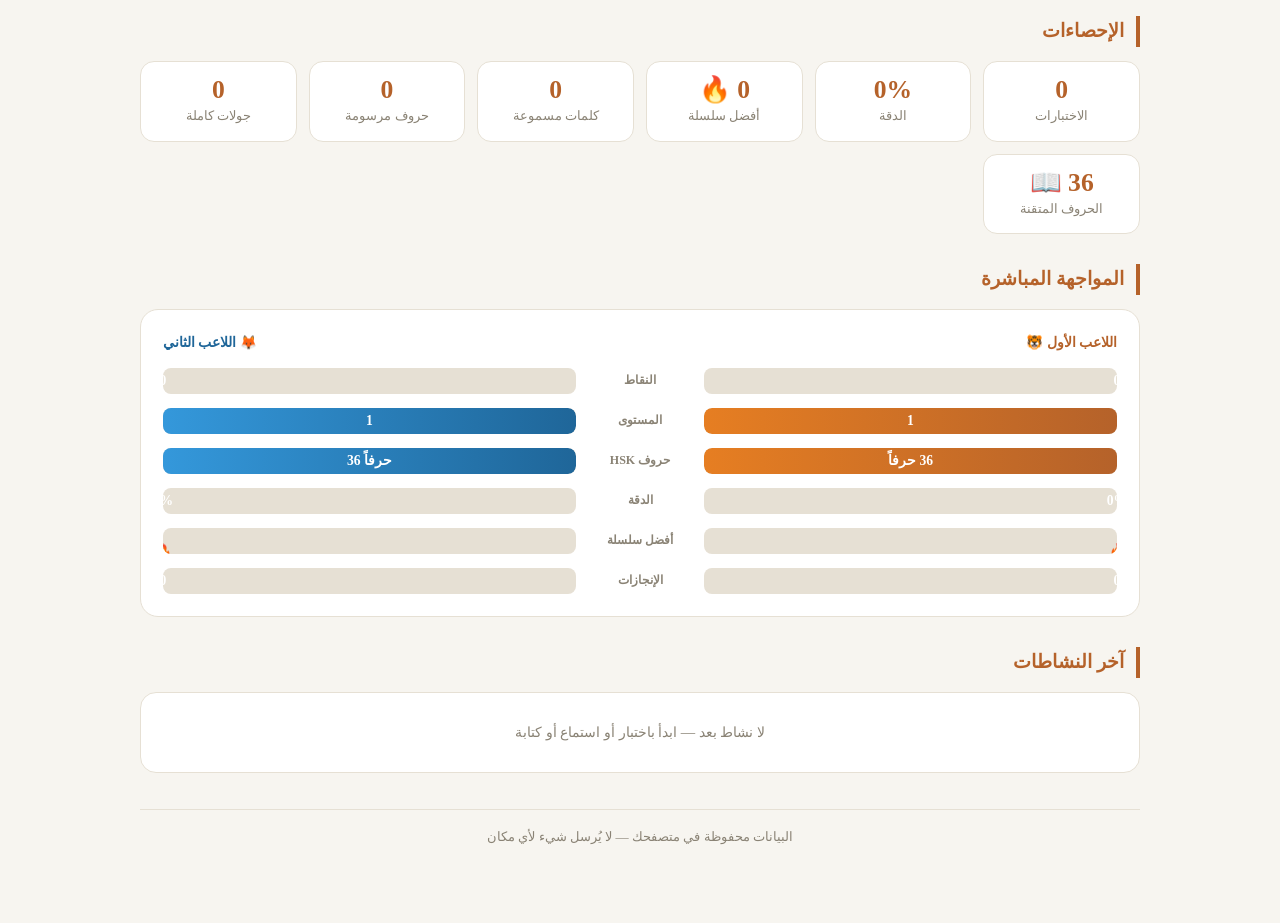
<file: dashboard.html>
<!DOCTYPE html>
<html lang="ar" dir="rtl">
<head>
<meta charset="UTF-8">
<meta name="viewport" content="width=device-width, initial-scale=1">
<meta name="description" content="لوحة تقدم تعلم الصينية — تنافس في النقاط والمستويات واجمع الإنجازات وتابع إحصاءاتك وسلّم HSK نحو الطلاقة">
<title>لوحة التقدم وسلّم HSK — تعلم الصينية</title>
<link rel="stylesheet" href="common.css">
<script src="progress.js"></script>
<style>
  :root{
    --bg:#f7f5f0; --card:#ffffff; --line:#e6e0d4;
    --txt:#2b2b2b; --muted:#8a8375; --accent:#b5622a; --accent-bg:#fff8ef;
    --gold:#d4af37; --silver:#bdc3c7;
  }
  *{box-sizing:border-box}
  body{
    margin:0; padding:20px 16px 60px; background:var(--bg); color:var(--txt);
    font-family:"Noto Naskh Arabic","Traditional Arabic","Segoe UI",serif;
    line-height:1.6;
  }
  .wrap{max-width:1000px; margin:0 auto}
  .back{display:inline-block; color:var(--muted); text-decoration:none; margin-bottom:10px; font-size:.9rem}
  .back:hover{color:var(--accent)}
  header{text-align:center; margin-bottom:22px}
  h1{margin:0 0 4px; font-size:1.7rem; color:var(--accent)}
  header p{margin:0; color:var(--muted); font-size:.92rem}

  /* شريط تبديل الملفات */
  .profile-switcher{
    display:grid; grid-template-columns:1fr 1fr; gap:12px; margin-bottom:22px;
  }
  .profile-pill{
    background:var(--card); border:2px solid var(--line); border-radius:16px;
    padding:12px 16px; cursor:pointer; display:flex; align-items:center; gap:12px;
    transition:all .2s; font-family:inherit;
  }
  .profile-pill:hover{border-color:var(--accent)}
  .profile-pill.active{
    border-color:var(--accent); background:var(--accent-bg);
    box-shadow:0 0 0 3px rgba(181,98,42,.15);
  }
  .pill-avatar{font-size:2rem; line-height:1}
  .pill-info{text-align:right; flex:1}
  .pill-name{font-weight:700; color:var(--txt); font-size:1rem}
  .pill-xp{font-size:.8rem; color:var(--muted)}

  /* بطاقة الملف الحالي */
  .profile-card{
    background:var(--card); border:1px solid var(--line);
    border-radius:22px; padding:26px 22px; margin-bottom:24px;
    display:flex; align-items:center; gap:22px; flex-wrap:wrap;
    justify-content:center;
  }
  .level-ring{position:relative; width:140px; height:140px; flex-shrink:0}
  .level-ring svg{width:100%; height:100%; transform:rotate(-90deg)}
  .level-ring .avatar-center{
    position:absolute; inset:0; display:flex; align-items:center; justify-content:center;
    font-size:3.8rem; line-height:1;
  }
  .level-badge{
    position:absolute; bottom:-6px; left:50%; transform:translateX(-50%);
    background:var(--accent); color:#fff; border-radius:999px;
    padding:3px 14px; font-weight:700; font-size:.9rem;
    border:3px solid var(--card);
  }
  .profile-info{flex:1; min-width:240px; text-align:right}
  .profile-name{
    margin:0 0 4px; font-size:1.6rem; color:var(--txt);
    padding:4px 8px; border-radius:8px; outline:none;
    border:2px solid transparent; transition:all .2s;
  }
  .profile-name:hover, .profile-name:focus{
    border-color:var(--accent); background:var(--accent-bg);
  }
  .profile-sub{color:var(--muted); font-size:.9rem; margin-bottom:10px}
  .xp-bar{
    height:14px; background:var(--line); border-radius:999px; overflow:hidden;
    margin-bottom:6px;
  }
  .xp-fill{
    height:100%; background:linear-gradient(90deg, #e67e22, #b5622a);
    border-radius:999px; transition:width .5s ease;
  }
  .xp-label{font-size:.85rem; color:var(--muted)}
  .xp-label b{color:var(--accent)}

  /* ═══ قسم سلّم HSK ومحطات الطلاقة ═══ */
  .ladder-card{
    background:var(--card); border:1px solid var(--line);
    border-radius:20px; padding:24px 20px; margin-bottom:24px;
    box-shadow:0 4px 16px rgba(0,0,0,.03);
  }
  .ladder-header{
    display:flex; justify-content:space-between; align-items:center;
    flex-wrap:wrap; gap:12px; margin-bottom:18px;
  }
  .ladder-title{font-size:1.25rem; color:var(--accent); margin:0; font-weight:700; display:flex; align-items:center; gap:8px}
  .ladder-badge{
    background:var(--accent-bg); color:var(--accent);
    padding:6px 14px; border-radius:999px; font-weight:700; font-size:.88rem;
    border:1px dashed var(--accent);
  }
  .ladder-stats-row{
    display:grid; grid-template-columns:repeat(auto-fit, minmax(190px, 1fr));
    gap:12px; margin-bottom:20px;
  }
  .ladder-stat{
    background:#fbf9f4; border:1px solid var(--line); border-radius:14px;
    padding:14px; text-align:center;
  }
  .ladder-stat-val{font-size:1.5rem; font-weight:700; color:var(--accent); line-height:1.2}
  .ladder-stat-lbl{font-size:.82rem; color:var(--muted); margin-top:3px}

  /* السلّم البصري الأفقي المتدرج */
  .ladder-track-wrap{
    overflow-x:auto; padding-bottom:8px; margin-bottom:14px; direction:ltr;
  }
  .ladder-track{
    display:flex; align-items:center; justify-content:space-between;
    min-width:640px; position:relative; padding:26px 12px 14px;
  }
  .ladder-line{
    position:absolute; top:42px; left:25px; right:25px;
    height:6px; background:var(--line); border-radius:999px; z-index:1;
  }
  .ladder-line-fill{
    height:100%; background:linear-gradient(90deg, #27ae60, #b5622a);
    border-radius:999px; transition:width .6s ease;
  }
  .ladder-node{
    position:relative; z-index:2; display:flex; flex-direction:column;
    align-items:center; text-align:center; width:80px;
  }
  .node-dot{
    width:24px; height:24px; border-radius:50%; background:var(--card);
    border:3px solid var(--line); transition:all .25s; margin-bottom:6px;
    display:flex; align-items:center; justify-content:center; font-size:.65rem; font-weight:700;
  }
  .ladder-node.passed .node-dot{
    border-color:var(--ok); background:var(--ok); color:#fff;
  }
  .ladder-node.active .node-dot{
    border-color:var(--accent); background:var(--accent); color:#fff;
    box-shadow:0 0 0 4px rgba(181,98,42,.25);
  }
  .node-name{font-weight:700; font-size:.82rem; color:var(--txt)}
  .node-chars{font-size:.72rem; color:var(--muted)}
  .ladder-pointer-tag{
    position:absolute; top:0; transform:translateX(-50%);
    background:var(--accent); color:#fff; padding:2px 8px; border-radius:6px;
    font-size:.72rem; font-weight:700; white-space:nowrap; transition:left .5s ease;
  }
  .ladder-pointer-tag::after{
    content:''; position:absolute; bottom:-4px; left:50%; transform:translateX(-50%);
    border-left:4px solid transparent; border-right:4px solid transparent;
    border-top:4px solid var(--accent);
  }

  .ascii-ladder-box{
    background:#2b2b2b; color:#f7f5f0; border-radius:12px;
    padding:14px 18px; font-family:monospace, "Courier New", Courier;
    font-size:.85rem; direction:ltr; text-align:left; overflow-x:auto;
    line-height:1.6; border:1px solid #444; margin-top:12px;
  }

  /* ═══ راية ترقية المستويات (Tier Banner) ═══ */
  .tier-banner{
    background:linear-gradient(135deg, #fff8ef, #fef4e8);
    border:2px dashed var(--accent); border-radius:18px;
    padding:18px 22px; margin-bottom:20px;
    display:flex; align-items:center; gap:16px; flex-wrap:wrap;
  }
  .tier-icon{font-size:2.8rem; line-height:1}
  .tier-info{flex:1; min-width:240px}
  .tier-title{margin:0 0 4px; font-size:1.15rem; color:var(--accent); font-weight:700}
  .tier-desc{margin:0; color:var(--txt); font-size:.9rem}

  .tier-tabs{
    display:flex; gap:8px; margin-bottom:16px; flex-wrap:wrap;
  }
  .tier-tab{
    background:var(--card); border:2px solid var(--line); border-radius:999px;
    padding:8px 18px; cursor:pointer; font-family:inherit; font-size:.9rem;
    font-weight:700; color:var(--muted); transition:all .2s;
  }
  .tier-tab:hover{border-color:var(--accent); color:var(--accent)}
  .tier-tab.active{
    border-color:var(--accent); background:var(--accent-bg); color:var(--accent);
    box-shadow:0 3px 10px rgba(181,98,42,.12);
  }

  /* أقسام */
  h2.section-title{
    font-size:1.2rem; color:var(--accent); margin:30px 0 14px;
    padding-right:12px; border-right:4px solid var(--accent);
    display:flex; align-items:center; gap:10px;
  }
  .count-badge{
    background:var(--accent-bg); color:var(--accent);
    border-radius:999px; padding:1px 10px; font-size:.8rem; font-weight:700;
  }

  /* شبكة الإنجازات */
  .achievements-grid{
    display:grid; grid-template-columns:repeat(auto-fill,minmax(125px,1fr)); gap:14px;
  }
  .achievement{
    background:var(--card); border:1px solid var(--line);
    border-radius:16px; padding:14px 8px; text-align:center;
    transition:all .25s; position:relative;
  }
  .achievement.unlocked{
    border-color:var(--gold);
    box-shadow:0 4px 16px rgba(212,175,55,.15);
  }
  .achievement.locked{opacity:.55}
  .achievement.unlocked:hover{transform:translateY(-4px); box-shadow:0 8px 24px rgba(212,175,55,.25)}
  .emblem-svg{width:80px; height:80px; display:block; margin:0 auto}
  .achievement.locked .emblem-svg{filter:grayscale(1); opacity:.6}
  .achievement-name{font-size:.85rem; font-weight:700; margin-top:6px; color:var(--txt)}
  .achievement-desc{font-size:.72rem; color:var(--muted); margin-top:2px; line-height:1.3}

  /* إحصاءات */
  .stats-grid{
    display:grid; grid-template-columns:repeat(auto-fill,minmax(140px,1fr)); gap:12px;
  }
  .stat-card{
    background:var(--card); border:1px solid var(--line);
    border-radius:14px; padding:14px 12px; text-align:center;
  }
  .stat-val{font-size:1.6rem; font-weight:700; color:var(--accent); line-height:1.1}
  .stat-lbl{font-size:.8rem; color:var(--muted); margin-top:2px}

  /* المواجهة المباشرة */
  .head-to-head{
    background:var(--card); border:1px solid var(--line);
    border-radius:18px; padding:22px;
  }
  .h2h-row{
    display:grid; grid-template-columns:1fr auto 1fr; gap:14px;
    align-items:center; margin-bottom:14px; font-size:.9rem;
  }
  .h2h-row:last-child{margin-bottom:0}
  .h2h-bar{
    height:26px; border-radius:8px; background:var(--line);
    position:relative; overflow:hidden;
  }
  .h2h-fill{
    height:100%; transition:width .6s ease;
    display:flex; align-items:center; justify-content:center;
    color:#fff; font-weight:700; font-size:.85rem;
  }
  .h2h-fill.p1{background:linear-gradient(90deg,#e67e22,#b5622a); border-radius:8px 0 0 8px}
  .h2h-fill.p2{background:linear-gradient(90deg,#3498db,#1f6699); border-radius:0 8px 8px 0}
  .h2h-bar.p2-wrap{direction:ltr}
  .h2h-label{font-weight:700; color:var(--muted); font-size:.75rem; white-space:nowrap; min-width:100px; text-align:center}
  .h2h-val{font-size:.85rem; font-weight:700; color:var(--txt)}

  /* سجل النشاط */
  .activity-list{
    background:var(--card); border:1px solid var(--line);
    border-radius:16px; padding:8px 16px;
  }
  .activity-item{
    display:flex; align-items:center; gap:12px;
    padding:10px 0; border-bottom:1px dashed var(--line); font-size:.9rem;
  }
  .activity-item:last-child{border-bottom:none}
  .activity-icon{font-size:1.4rem; min-width:30px; text-align:center}
  .activity-text{flex:1}
  .activity-time{color:var(--muted); font-size:.78rem}
  .empty-msg{text-align:center; color:var(--muted); padding:20px; font-size:.9rem}

  .toast{
    position:fixed; bottom:24px; left:50%; transform:translateX(-50%) translateY(80px);
    background:var(--gold); color:#2b2b2b; padding:12px 22px; border-radius:14px;
    font-weight:700; box-shadow:0 8px 24px rgba(0,0,0,.2);
    transition:transform .35s ease; z-index:1000; max-width:90vw; text-align:center;
  }
  .toast.show{transform:translateX(-50%) translateY(0)}
  footer{text-align:center; margin-top:36px; color:var(--muted); font-size:.82rem}
</style>
</head>
<body>
<a href="#main-content" class="skip-link">تخطي إلى المحتوى</a>

<main class="wrap" id="main-content">
  <div style="display:flex; justify-content:space-between; align-items:center; margin-bottom:12px; flex-wrap:wrap; gap:8px">
    <a href="index.html" class="back" style="margin-bottom:0">← الرئيسية</a>
    <div style="display:flex; gap:8px">
      <a href="map.html" class="btn" style="padding:6px 16px; border-radius:999px; font-size:.85rem; text-decoration:none">🗺️ خريطة المدن ←</a>
      <a href="daily.html" class="btn btn-primary" style="padding:6px 16px; border-radius:999px; font-size:.85rem; text-decoration:none">🔥 التحدي اليومي ←</a>
    </div>
  </div>

  <header>
    <h1>لوحة التقدم وسلّم HSK</h1>
    <p>تنافس مع أخيك، افتح أوسمة المستويات المتدرجة، واصعد سلّم الطلاقة الحقيقية</p>
  </header>

  <div class="profile-switcher" id="profile-switcher" role="region" aria-label="تبديل الملفات الشخصية"></div>

  <div class="profile-card">
    <div class="level-ring" id="level-ring"></div>
    <div class="profile-info">
      <h2 class="profile-name" id="profile-name" contenteditable="true" spellcheck="false" role="textbox" aria-label="اسم اللاعب" aria-multiline="false"></h2>
      <div class="profile-sub" id="profile-sub"></div>
      <div class="xp-bar" role="progressbar" aria-label="شريط نقاط الخبرة"><div class="xp-fill" id="xp-fill"></div></div>
      <div class="xp-label" id="xp-label"></div>
      <div style="margin-top:10px; display:flex; gap:8px; flex-wrap:wrap">
        <button class="profile-pill" style="padding:6px 12px; font-size:.85rem" id="btn-avatar" aria-label="تغيير صورة الأفاتار">تغيير الأفاتار</button>
      </div>
    </div>
  </div>

  <!-- ═══ بطاقة سلّم HSK ═══ -->
  <section class="ladder-card" id="hsk-ladder-card" role="region" aria-label="سلّم مستويات HSK ومحطات الطلاقة"></section>

  <!-- ═══ راية ترقية المستويات والأوسمة ═══ -->
  <div class="tier-banner" id="tier-banner"></div>

  <div class="tier-tabs" id="tier-tabs" role="tablist" aria-label="مستويات الأوسمة"></div>

  <h2 class="section-title">الأوسمة والإنجازات <span class="count-badge" id="ach-count">0/0</span></h2>
  <div class="achievements-grid" id="achievements-grid"></div>

  <h2 class="section-title">الإحصاءات</h2>
  <div class="stats-grid" id="stats-grid"></div>

  <h2 class="section-title">المواجهة المباشرة</h2>
  <div class="head-to-head" id="head-to-head"></div>

  <h2 class="section-title">آخر النشاطات</h2>
  <div class="activity-list" id="activity-list"></div>

  <footer>البيانات محفوظة في متصفحك — لا يُرسل شيء لأي مكان</footer>
</main>

<div class="toast" id="toast" aria-live="polite"></div>

<script>
(function(){
  const AVATARS = ['🐯','🦊','🐼','🦁','🐸','🐨','🦉','🐺','🦄','🐙','🐲','🦅'];
  let currentTierTab = 1;

  function escapeHTML(s){
    return String(s).replace(/[&<>"']/g, c => ({
      '&':'&amp;','<':'&lt;','>':'&gt;','"':'&quot;',"'":'&#39;'
    })[c]);
  }

  function timeAgo(ts){
    const d = Date.now() - ts;
    const min = Math.floor(d / 60000);
    if (min < 1) return 'الآن';
    if (min < 60) return `قبل ${min} د`;
    const hr = Math.floor(min / 60);
    if (hr < 24) return `قبل ${hr} س`;
    const day = Math.floor(hr / 24);
    if (day < 30) return `قبل ${day} ي`;
    return `قبل ${Math.floor(day/30)} ش`;
  }

  function emblemSVG(id, c1, c2, icon){
    return `<svg viewBox="0 0 100 100" class="emblem-svg" xmlns="http://www.w3.org/2000/svg">
      <defs>
        <linearGradient id="emb-${id}" x1="0" y1="0" x2="0" y2="1">
          <stop offset="0%" stop-color="${c1}"/>
          <stop offset="100%" stop-color="${c2}"/>
        </linearGradient>
      </defs>
      <circle cx="50" cy="50" r="46" fill="url(#emb-${id})" stroke="#fff" stroke-width="2.5"/>
      <circle cx="50" cy="50" r="40" fill="none" stroke="rgba(255,255,255,0.3)" stroke-width="1.5" stroke-dasharray="3 4"/>
      <text x="50" y="52" font-size="40" text-anchor="middle" dominant-baseline="middle">${icon}</text>
    </svg>`;
  }

  function renderProfileSwitcher(){
    const all = CNProgress.getAllProfiles();
    const current = CNProgress.getCurrentId();
    const box = document.getElementById('profile-switcher');
    box.innerHTML = Object.keys(all).map(id => {
      const p = all[id];
      const lv = CNProgress.levelFromXP(p.xp);
      return `<button class="profile-pill ${id === current ? 'active' : ''}" data-id="${id}">
        <span class="pill-avatar">${escapeHTML(p.avatar)}</span>
        <span class="pill-info">
          <div class="pill-name">${escapeHTML(p.name)}</div>
          <div class="pill-xp">المستوى ${lv} · ${p.xp} نقطة</div>
        </span>
      </button>`;
    }).join('');
    box.querySelectorAll('.profile-pill').forEach(b => {
      b.addEventListener('click', () => {
        CNProgress.setCurrentId(b.dataset.id);
        renderAll();
      });
    });
  }

  function renderProfileCard(){
    const p = CNProgress.getProfile();
    const lv = CNProgress.levelFromXP(p.xp);
    const prog = CNProgress.xpProgress(p.xp);
    const C = 2 * Math.PI * 50;
    const offset = C - (C * prog.percent / 100);

    document.getElementById('level-ring').innerHTML = `
      <svg viewBox="0 0 120 120">
        <circle cx="60" cy="60" r="50" fill="none" stroke="#e6e0d4" stroke-width="9"/>
        <circle cx="60" cy="60" r="50" fill="none" stroke="#b5622a" stroke-width="9"
          stroke-dasharray="${C}" stroke-dashoffset="${offset}" stroke-linecap="round"/>
      </svg>
      <div class="avatar-center">${escapeHTML(p.avatar)}</div>
      <div class="level-badge">المستوى ${lv}</div>
    `;

    const nameEl = document.getElementById('profile-name');
    if (nameEl.textContent !== p.name) nameEl.textContent = p.name;
    document.getElementById('profile-sub').textContent =
      `${p.achievements.length} إنجاز · ${p.stats.totalActivities} نشاط · ${p.stats.charsMastered || 36} حرفاً متقناً`;

    const fill = document.getElementById('xp-fill');
    fill.style.width = prog.percent + '%';
    document.getElementById('xp-label').innerHTML =
      `<b>${p.xp}</b> نقطة — المتبقي للمستوى ${lv + 1}: <b>${prog.total - prog.current}</b>`;
  }

  // ═══ رسم سلّم HSK ═══
  function renderHSKLadder(){
    const p = CNProgress.getProfile();
    const ladderData = CNProgress.getLadderProgress(p);
    const card = document.getElementById('hsk-ladder-card');

    const ladderNodes = ladderData.ladder;
    const count = ladderData.count;

    // حساب النسبة التقريبية للمؤشر على الشريط (0% إلى 100%)
    let percentOnTrack = 0;
    if (count <= 174) {
      percentOnTrack = (count / 174) * 16.6;
    } else if (count <= 347) {
      percentOnTrack = 16.6 + ((count - 174) / (347 - 174)) * 16.6;
    } else if (count <= 617) {
      percentOnTrack = 33.2 + ((count - 347) / (617 - 347)) * 16.6;
    } else if (count <= 1064) {
      percentOnTrack = 49.8 + ((count - 617) / (1064 - 617)) * 16.6;
    } else if (count <= 1685) {
      percentOnTrack = 66.4 + ((count - 1064) / (1685 - 1064)) * 16.6;
    } else if (count <= 2663) {
      percentOnTrack = 83.0 + ((count - 1685) / (2663 - 1685)) * 17.0;
    } else {
      percentOnTrack = 100;
    }
    percentOnTrack = Math.max(3, Math.min(97, percentOnTrack));

    // رسم العقد
    const nodesHtml = ladderNodes.map((item, idx) => {
      const isPassed = count >= item.chars;
      const isActive = ladderData.stageIndex === idx;
      const cls = isActive ? 'active' : (isPassed ? 'passed' : '');
      const numFmt = item.chars.toLocaleString('ar-EG');
      return `<div class="ladder-node ${cls}">
        <div class="node-dot">${isPassed ? '✓' : (idx + 1)}</div>
        <div class="node-name">${item.level}</div>
        <div class="node-chars">${item.chars.toLocaleString()}</div>
      </div>`;
    }).join('');

    card.innerHTML = `
      <div class="ladder-header">
        <h2 class="ladder-title">🧗‍♂️ سلّم الطلاقة ومستويات HSK</h2>
        <div class="ladder-badge">المرحلة الحالية: ${ladderData.currentStage.name} (${ladderData.currentStage.level})</div>
      </div>

      <div class="ladder-stats-row">
        <div class="ladder-stat">
          <div class="ladder-stat-val">${count} حرفاً</div>
          <div class="ladder-stat-lbl">الحروف المتقنة حالياً</div>
        </div>
        <div class="ladder-stat">
          <div class="ladder-stat-val">${ladderData.pctHSK1}%</div>
          <div class="ladder-stat-lbl">من الدرجة الأولى (HSK 1: 174 حرفاً)</div>
        </div>
        <div class="ladder-stat">
          <div class="ladder-stat-val">${ladderData.pctFluency}%</div>
          <div class="ladder-stat-lbl">من قمة السلّم (الطلاقة: 3,500+ حرفاً)</div>
        </div>
      </div>

      <div class="ladder-track-wrap">
        <div class="ladder-track">
          <div class="ladder-pointer-tag" style="left: ${percentOnTrack}%">▲ أنت هنا (${count} حرفاً)</div>
          <div class="ladder-line">
            <div class="ladder-line-fill" style="width: ${percentOnTrack}%"></div>
          </div>
          ${nodesHtml}
        </div>
      </div>

      <div class="ascii-ladder-box">
┌────────────────────────────────────────────────────────────────────────────────────────┐
│ HSK 1 ── HSK 2 ── HSK 3 ── HSK 4 ── HSK 5 ── HSK 6 ── الطلاقة                         │
│  174     347      617     1,064    1,685    2,663    3,500+                             │
│   ▲                                                                                    │
│   أنت هنا (${count} حرفاً) = ${ladderData.pctHSK1}% من الدرجة الأولى = ${ladderData.pctFluency}% من قمة السلّم              │
└────────────────────────────────────────────────────────────────────────────────────────┘
      </div>
    `;
  }

  // ═══ رسم الأوسمة والترقية بين المستويات (Tiers) ═══
  function renderTiersAndAchievements(){
    const p = CNProgress.getProfile();
    const all = CNProgress.getAchievements();
    const tierStatus = CNProgress.getTierStatus(p);
    const unlocked = new Set(p.achievements);

    // راية الترقية
    const banner = document.getElementById('tier-banner');
    if (tierStatus.tier1.complete && tierStatus.currentTier >= 2) {
      banner.innerHTML = `
        <div class="tier-icon">🎖️</div>
        <div class="tier-info">
          <div class="tier-title">🎉 مبارك! أتقنت المستوى الأول وترقيت إلى (المستوى الثاني: الباحث المتقدم)!</div>
          <div class="tier-desc">لقد فتحت بنجاح مجموعة الأوسمة والتحديات الجديدة. استمر في جمع حروف HSK والصعود في السلّم!</div>
        </div>
      `;
      banner.style.display = 'flex';
    } else {
      banner.innerHTML = `
        <div class="tier-icon">🌱</div>
        <div class="tier-info">
          <div class="tier-title">المرحلة الحالية: المستوى الأول (التأسيس)</div>
          <div class="tier-desc">أكملت <b>${tierStatus.tier1.unlocked}</b> من أصل <b>${tierStatus.tier1.total}</b> أوسمة. اجمع كافة أوسمة الأساس لفتح المستوى المتقدم وترقية رتبتك!</div>
        </div>
      `;
      banner.style.display = 'flex';
    }

    // تبويبات المستويات
    const tabs = document.getElementById('tier-tabs');
    tabs.innerHTML = `
      <button class="tier-tab ${currentTierTab === 1 ? 'active' : ''}" data-tier="1">
        🥉 المستوى الأول: الأساس (${tierStatus.tier1.unlocked}/${tierStatus.tier1.total})
      </button>
      <button class="tier-tab ${currentTierTab === 2 ? 'active' : ''}" data-tier="2">
        🥈 المستوى الثاني: المتقدم ${!tierStatus.tier1.complete ? '🔒' : `(${tierStatus.tier2.unlocked}/${tierStatus.tier2.total})`}
      </button>
      <button class="tier-tab ${currentTierTab === 3 ? 'active' : ''}" data-tier="3">
        🥇 المستوى الثالث: التنين ${!tierStatus.tier2.complete ? '🔒' : `(${tierStatus.tier3.unlocked}/${tierStatus.tier3.total})`}
      </button>
    `;

    tabs.querySelectorAll('.tier-tab').forEach(btn => {
      btn.addEventListener('click', () => {
        currentTierTab = parseInt(btn.dataset.tier, 10);
        renderTiersAndAchievements();
      });
    });

    // شبكة أوسمة المستوى المحدد
    const grid = document.getElementById('achievements-grid');
    const filtered = all.filter(a => a.tier === currentTierTab);

    document.getElementById('ach-count').textContent = `${unlocked.size}/${all.length}`;

    grid.innerHTML = filtered.map(a => {
      const isUnlocked = unlocked.has(a.id);
      return `<div class="achievement ${isUnlocked ? 'unlocked' : 'locked'}" title="${escapeHTML(a.desc)}">
        ${emblemSVG(a.id, ...a.colors, a.icon)}
        <div class="achievement-name">${escapeHTML(a.name)}</div>
        <div class="achievement-desc">${escapeHTML(isUnlocked ? 'مفتوح ✓' : a.desc)}</div>
      </div>`;
    }).join('');
  }

  function renderStats(){
    const p = CNProgress.getProfile();
    const s = p.stats;
    const acc = s.testsTotal > 0 ? Math.round((s.testsCorrect / s.testsTotal) * 100) : 0;
    const items = [
      ['الاختبارات', s.testsTaken],
      ['الدقة', acc + '%'],
      ['أفضل سلسلة', s.bestStreak + ' 🔥'],
      ['كلمات مسموعة', s.audioPlays],
      ['حروف مرسومة', s.charactersWritten],
      ['جولات كاملة', s.perfectRounds],
      ['الحروف المتقنة', (s.charsMastered || 36) + ' 📖']
    ];
    document.getElementById('stats-grid').innerHTML = items.map(([lbl, val]) =>
      `<div class="stat-card"><div class="stat-val">${val}</div><div class="stat-lbl">${lbl}</div></div>`
    ).join('');
  }

  function renderHeadToHead(){
    const all = CNProgress.getAllProfiles();
    const ids = Object.keys(all);
    if (ids.length < 2){
      document.getElementById('head-to-head').innerHTML =
        '<div class="empty-msg">يحتاج ملفان على الأقل للمقارنة</div>';
      return;
    }
    const p1 = all.p1, p2 = all.p2;
    const metrics = [
      { label:'النقاط',     get:p => p.xp,                         max: Math.max(p1.xp, p2.xp) || 1, fmt: v => v },
      { label:'المستوى',    get:p => CNProgress.levelFromXP(p.xp), max: Math.max(CNProgress.levelFromXP(p1.xp), CNProgress.levelFromXP(p2.xp)), fmt: v => v },
      { label:'حروف HSK',   get:p => (p.stats && p.stats.charsMastered) || 36, max: Math.max((p1.stats && p1.stats.charsMastered)||36, (p2.stats && p2.stats.charsMastered)||36), fmt: v => v + ' حرفاً' },
      { label:'الدقة',      get:p => p.stats.testsTotal ? Math.round(p.stats.testsCorrect / p.stats.testsTotal * 100) : 0, max: 100, fmt: v => v + '%' },
      { label:'أفضل سلسلة', get:p => p.stats.bestStreak,           max: Math.max(p1.stats.bestStreak, p2.stats.bestStreak) || 1, fmt: v => v + ' 🔥' },
      { label:'الإنجازات',  get:p => p.achievements.length,        max: Math.max(p1.achievements.length, p2.achievements.length) || 1, fmt: v => v }
    ];

    const html = metrics.map(m => {
      const v1 = m.get(p1), v2 = m.get(p2);
      const w1 = (v1 / m.max) * 100;
      const w2 = (v2 / m.max) * 100;
      return `<div class="h2h-row">
        <div class="h2h-bar"><div class="h2h-fill p1" style="width:${w1}%">${m.fmt(v1)}</div></div>
        <div class="h2h-label">${m.label}</div>
        <div class="h2h-bar p2-wrap"><div class="h2h-fill p2" style="width:${w2}%; margin-right:auto">${m.fmt(v2)}</div></div>
      </div>`;
    }).join('');

    document.getElementById('head-to-head').innerHTML = `
      <div style="display:flex; justify-content:space-between; margin-bottom:14px; font-size:.85rem; color:var(--muted)">
        <span style="color:#b5622a; font-weight:700">${escapeHTML(p1.name)} ${escapeHTML(p1.avatar)}</span>
        <span style="color:#1f6699; font-weight:700">${escapeHTML(p2.avatar)} ${escapeHTML(p2.name)}</span>
      </div>
      ${html}
    `;
  }

  function renderActivity(){
    const p = CNProgress.getProfile();
    const box = document.getElementById('activity-list');
    if (!p.activity.length){
      box.innerHTML = '<div class="empty-msg">لا نشاط بعد — ابدأ باختبار أو استماع أو كتابة</div>';
      return;
    }
    const labels = { test:'📝 اختبار', audio:'🎧 استماع', write:'✍️ كتابة', daily:'⭐ تحدي يومي' };
    box.innerHTML = p.activity.slice(0, 10).map(a => {
      let text = labels[a.type] || a.type;
      if (a.data && a.data.char) text += ` (${a.data.char})`;
      if (a.type === 'test' && a.data.total){
        text += ` — ${a.data.correct || 0}/${a.data.total}`;
      }
      return `<div class="activity-item">
        <div class="activity-icon">${(labels[a.type] || '•').split(' ')[0]}</div>
        <div class="activity-text">${escapeHTML(text)}</div>
        <div class="activity-time">${timeAgo(a.time)}</div>
      </div>`;
    }).join('');
  }

  function showToast(msg){
    const t = document.getElementById('toast');
    t.textContent = msg;
    t.classList.add('show');
    setTimeout(() => t.classList.remove('show'), 2500);
  }

  function renderAll(){
    renderProfileSwitcher();
    renderProfileCard();
    renderHSKLadder();
    renderTiersAndAchievements();
    renderStats();
    renderHeadToHead();
    renderActivity();
  }

  // أحداث
  document.getElementById('profile-name').addEventListener('blur', (e) => {
    const newName = e.target.textContent.trim().slice(0, 20) || 'لاعب';
    CNProgress.updateProfile(p => { p.name = newName; });
    renderAll();
    showToast('تم حفظ الاسم');
  });

  document.getElementById('btn-avatar').addEventListener('click', () => {
    const p = CNProgress.getProfile();
    const idx = AVATARS.indexOf(p.avatar);
    const next = AVATARS[(idx + 1) % AVATARS.length];
    CNProgress.updateProfile(prof => { prof.avatar = next; });
    renderAll();
  });

  window.addEventListener('player-changed', renderAll);
  window.addEventListener('storage', e => {
    if (e.key === 'cn-learn-current-v1' || e.key === 'cn-learn-profiles-v1') renderAll();
  });

  renderAll();
})();
</script>
<script src="player-picker.js"></script>
</body>
</html>
</file>
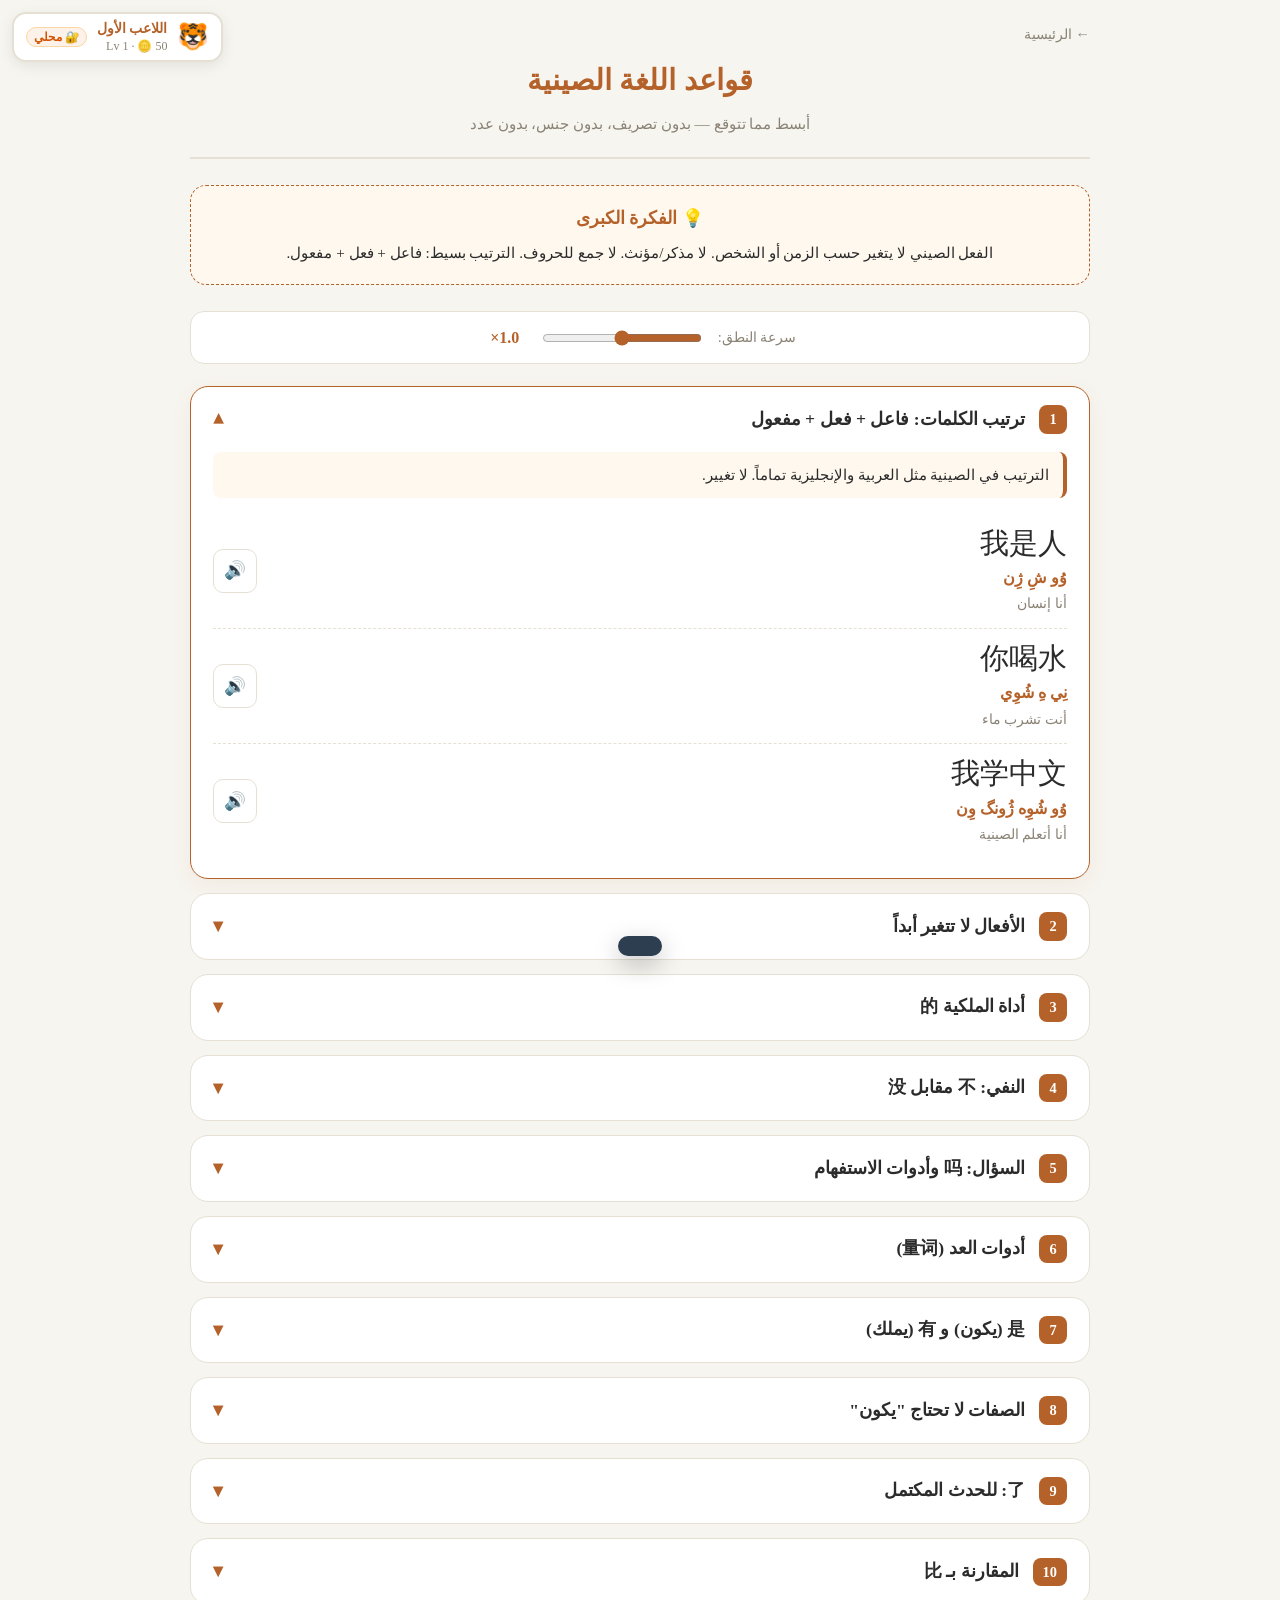
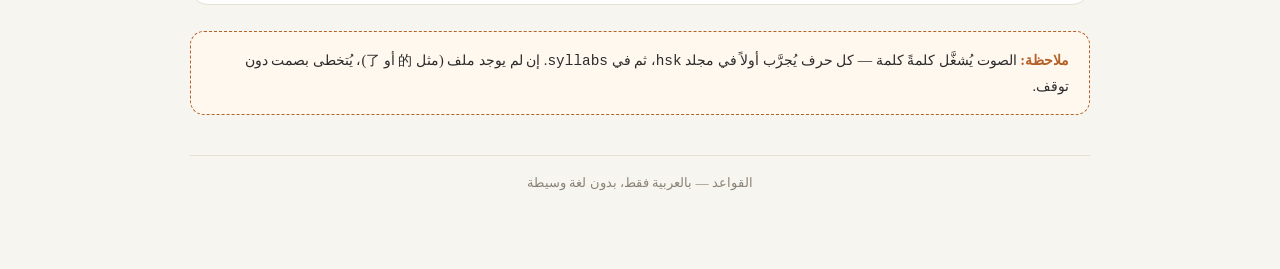
<file: grammar.html>
<!DOCTYPE html>
<html lang="ar" dir="rtl">
<head>
<meta charset="UTF-8">
<meta name="viewport" content="width=device-width, initial-scale=1">
<meta name="description" content="قواعد اللغة الصينية الأساسية مشروحة بالعربية بدون لغة وسيطة — ترتيب الجملة، النفي، الأسئلة، الأفعال">
<title>قواعد اللغة الصينية — بالعربية</title>
<link rel="stylesheet" href="common.css">
<script src="progress.js"></script>
<style>
  :root{
    --bg:#f7f5f0; --card:#ffffff; --line:#e6e0d4;
    --txt:#2b2b2b; --muted:#8a8375; --accent:#b5622a; --accent-bg:#fff8ef;
  }
  *{box-sizing:border-box}
  body{
    margin:0; padding:20px 20px 60px; background:var(--bg); color:var(--txt);
    font-family:"Noto Naskh Arabic","Traditional Arabic","Segoe UI",serif;
    line-height:1.7;
  }
  .wrap{max-width:900px; margin:0 auto}
  .back{display:inline-block; color:var(--muted); text-decoration:none; margin-bottom:10px; font-size:.9rem}
  .back:hover{color:var(--accent)}
  header{text-align:center; border-bottom:2px solid var(--line); padding-bottom:20px; margin-bottom:26px}
  h1{margin:0 0 6px; font-size:1.8rem; color:var(--accent)}
  header p{margin:0; color:var(--muted); font-size:.95rem}

  .hero{
    background:var(--accent-bg); border:1px dashed var(--accent);
    border-radius:16px; padding:18px 22px; margin-bottom:26px; text-align:center;
  }
  .hero strong{color:var(--accent); font-size:1.1rem}
  .hero p{margin:6px 0 0; color:var(--txt); font-size:.95rem}

  .controls{
    display:flex; gap:14px; justify-content:center; align-items:center;
    background:var(--card); border:1px solid var(--line);
    border-radius:14px; padding:12px 18px; margin-bottom:22px; flex-wrap:wrap;
  }
  .controls label{font-size:.9rem; color:var(--muted)}
  .controls input[type=range]{width:160px; accent-color:var(--accent)}
  .rate-val{font-weight:700; color:var(--accent); min-width:42px; text-align:center}

  details.rule{
    background:var(--card); border:1px solid var(--line);
    border-radius:18px; margin-bottom:14px; overflow:hidden;
    transition:box-shadow .2s, border-color .2s;
  }
  details.rule[open]{
    border-color:var(--accent);
    box-shadow:0 6px 20px rgba(181,98,42,.08);
  }
  summary.rule-header{
    padding:16px 22px; cursor:pointer; list-style:none;
    display:flex; align-items:center; gap:14px;
    font-size:1.1rem; font-weight:700; color:var(--txt); user-select:none;
  }
  summary.rule-header::-webkit-details-marker{display:none}
  summary.rule-header::after{
    content:"▾"; margin-right:auto; color:var(--accent);
    font-size:1.2rem; transition:transform .2s;
  }
  details[open] summary.rule-header::after{transform:rotate(180deg)}
  .rule-num{
    background:var(--accent); color:#fff; border-radius:8px;
    padding:2px 10px; font-size:.9rem; min-width:28px; text-align:center;
  }
  .rule-body{padding:0 22px 20px}
  .rule-text{
    background:var(--accent-bg); border-right:4px solid var(--accent);
    padding:10px 14px; border-radius:8px; margin-bottom:16px; font-size:.95rem;
  }

  .example{
    display:flex; align-items:center; gap:16px;
    padding:12px 0; border-bottom:1px dashed var(--line);
  }
  .example:last-child{border-bottom:none}
  .example-text{flex:1}
  .example-cn{
    font-family:"Noto Sans SC","Microsoft YaHei","SimHei",sans-serif;
    font-size:1.8rem; line-height:1.2; color:var(--txt); margin-bottom:4px;
  }
  .example-ar{color:var(--accent); font-weight:700; font-size:1rem}
  .example-meaning{color:var(--muted); font-size:.9rem}
  .example-play{
    background:var(--card); border:1px solid var(--line); color:var(--txt);
    cursor:pointer; border-radius:10px; width:44px; height:44px; font-size:1.1rem;
    display:flex; align-items:center; justify-content:center;
    transition:all .18s; flex-shrink:0;
  }
  .example-play:hover{
    border-color:var(--accent); color:var(--accent);
    background:var(--accent-bg); transform:scale(1.05);
  }
  .example-play.playing{
    background:var(--accent); color:#fff; border-color:var(--accent);
    animation:pulse 1s infinite;
  }
  @keyframes pulse{
    0%,100%{box-shadow:0 0 0 3px rgba(181,98,42,.2)}
    50%{box-shadow:0 0 0 8px rgba(181,98,42,.05)}
  }
  .note{
    background:var(--accent-bg); border:1px dashed var(--accent);
    border-radius:14px; padding:16px 20px; margin-top:26px; font-size:.9rem;
  }
  .note strong{color:var(--accent)}
  footer{text-align:center; margin-top:40px; color:var(--muted); font-size:.82rem}
</style>
</head>
<body>
<a href="#main-content" class="skip-link">تخطي إلى المحتوى</a>
<main class="wrap" id="main-content">
  <a href="index.html" class="back">← الرئيسية</a>

  <header>
    <h1>قواعد اللغة الصينية</h1>
    <p>أبسط مما تتوقع — بدون تصريف، بدون جنس، بدون عدد</p>
  </header>

  <div class="hero">
    <strong>💡 الفكرة الكبرى</strong>
    <p>الفعل الصيني لا يتغير حسب الزمن أو الشخص. لا مذكر/مؤنث. لا جمع للحروف. الترتيب بسيط: فاعل + فعل + مفعول.</p>
  </div>

  <div class="controls" role="region" aria-label="التحكم بالصوت">
    <label for="rate">سرعة النطق:</label>
    <input type="range" id="rate" min="0.5" max="1.5" step="0.1" value="1" aria-label="سرعة النطق">
    <span class="rate-val" id="rate-val" aria-live="polite">1.0×</span>
  </div>

  <div id="rules"></div>

  <div class="note">
    <strong>ملاحظة:</strong> الصوت يُشغَّل كلمةً كلمة — كل حرف يُجرَّب أولاً في مجلد <code>hsk</code>، ثم في <code>syllabs</code>. إن لم يوجد ملف (مثل <code>的</code> أو <code>了</code>)، يُتخطى بصمت دون توقف.
  </div>

  <footer>القواعد — بالعربية فقط، بدون لغة وسيطة</footer>
</main>

<script>
(function(){
  const HSK_DIR  = 'audio-cmn/64k/hsk/';
  const SYLL_DIR = 'audio-cmn/64k/syllabs/';

  let currentRate = 1.0;
  let playbackToken = 0;
  let currentAudio = null;

  const rateInput = document.getElementById('rate');
  const rateLabel = document.getElementById('rate-val');
  rateInput.addEventListener('input', () => {
    currentRate = parseFloat(rateInput.value);
    rateLabel.textContent = currentRate.toFixed(1) + '×';
    if (currentAudio) { try { currentAudio.playbackRate = currentRate; } catch(e){} }
  });

  function stopPlayback() {
    playbackToken++;
    if (currentAudio) {
      try { currentAudio.pause(); } catch(e){}
      currentAudio = null;
    }
  }

  function playOne(url, myToken) {
    return new Promise(resolve => {
      if (myToken !== playbackToken) { resolve(false); return; }
      const a = new Audio();
      a.playbackRate = currentRate;
      let settled = false;
      const settle = ok => {
        if (settled) return;
        settled = true;
        if (currentAudio === a) currentAudio = null;
        resolve(ok);
      };
      a.addEventListener('ended', () => settle(true), { once:true });
      a.addEventListener('error', () => settle(false), { once:true });
      a.addEventListener('pause', () => { if (!a.ended) settle(false); }, { once:true });
      a.src = encodeURI(url);
      currentAudio = a;
      const p = a.play();
      if (p && p.catch) p.catch(() => settle(false));
    });
  }

  async function playSequence(spec, buttonEl) {
    stopPlayback();
    const myToken = playbackToken;
    if (buttonEl) buttonEl.classList.add('playing');

    const items = spec.split(',');
    for (const item of items) {
      if (myToken !== playbackToken) break;
      const [char, syll] = item.split(':');
      let ok = false;
      if (char) ok = await playOne(HSK_DIR + 'cmn-' + char + '.mp3', myToken);
      if (myToken !== playbackToken) break;
      if (!ok && syll) await playOne(SYLL_DIR + 'cmn-' + syll + '.mp3', myToken);
    }

    if (buttonEl) {
      buttonEl.classList.remove('playing');
      if (window.CNProgress) {
        CNProgress.addXP(CNProgress.XP_REWARDS.audioPlay);
        CNProgress.recordActivity('audio', {});
        CNProgress.checkAchievements();
      }
    }
  }

  const rules = [
    {
      title:'ترتيب الكلمات: فاعل + فعل + مفعول',
      text:'الترتيب في الصينية مثل العربية والإنجليزية تماماً. لا تغيير.',
      examples:[
        { cn:'我是人', ar:'وُو شِ ژِن', meaning:'أنا إنسان', audio:'我:wo3,是:shi4,人:ren2' },
        { cn:'你喝水', ar:'نِي هِ شُوِي', meaning:'أنت تشرب ماء', audio:'你:ni3,喝:he1,水:shui3' },
        { cn:'我学中文', ar:'وُو شُوِه ژُونگ وِن', meaning:'أنا أتعلم الصينية', audio:'我:wo3,学:xue2,中:zhong1,文:wen2' }
      ]
    },
    {
      title:'الأفعال لا تتغير أبداً',
      text:'أجمل ميزة: الفعل يبقى كما هو مع كل الضمائر وكل الأزمنة. الزمن من السياق أو من كلمات مثل "أمس" و"غداً".',
      examples:[
        { cn:'我去', ar:'وُو چُو', meaning:'أذهب / ذهبت / سأذهب', audio:'我:wo3,去:qu4' },
        { cn:'你去', ar:'نِي چُو', meaning:'تذهب / ذهبت', audio:'你:ni3,去:qu4' },
        { cn:'他去', ar:'تَا چُو', meaning:'يذهب / ذهب', audio:'他:ta1,去:qu4' }
      ]
    },
    {
      title:'أداة الملكية 的',
      text:'ضع 的 بعد المالك مباشرة — مثل "الخاص بـ".',
      examples:[
        { cn:'我的水', ar:'وُو دِه شُوِي', meaning:'مائي / الماء الخاص بي', audio:'我:wo3,的:de5,水:shui3' },
        { cn:'你的书', ar:'نِي دِه شُو', meaning:'كتابك', audio:'你:ni3,的:de5,书:shu1' },
        { cn:'他的家', ar:'تَا دِه جِيَا', meaning:'بيته', audio:'他:ta1,的:de5,家:jia1' }
      ]
    },
    {
      title:'النفي: 不 مقابل 没',
      text:'不 لنفي المضارع والرغبات، و没 لنفي الماضي ولنفي 有 (يملك).',
      examples:[
        { cn:'我不是人', ar:'وُو بُو شِ ژِن', meaning:'أنا لست إنساناً', audio:'我:wo3,不:bu4,是:shi4,人:ren2' },
        { cn:'我不去', ar:'وُو بُو چُو', meaning:'لن أذهب', audio:'我:wo3,不:bu4,去:qu4' },
        { cn:'我没有', ar:'وُو مِي يُو', meaning:'ليس عندي', audio:'我:wo3,没:mei2,有:you3' }
      ]
    },
    {
      title:'السؤال: 吗 وأدوات الاستفهام',
      text:'أسهل طريقة: 吗 في نهاية الجملة → سؤال بنعم/لا. أو ضع أداة الاستفهام مكان الكلمة المسؤول عنها.',
      examples:[
        { cn:'你好吗', ar:'نِي هَاو مَا', meaning:'هل أنت بخير؟', audio:'你:ni3,好:hao3,吗:ma5' },
        { cn:'你是谁', ar:'نِي شِ شِي', meaning:'من أنت؟', audio:'你:ni3,是:shi4,谁:shei2' },
        { cn:'你去哪儿', ar:'نِي چُو نَا عَر', meaning:'إلى أين تذهب؟', audio:'你:ni3,去:qu4,哪:na3,儿:er2' }
      ]
    },
    {
      title:'أدوات العد (量词)',
      text:'بين الرقم والاسم، ضع أداة عد حسب نوع الاسم. 个 عامة، 只 للحيوانات والأعضاء، 本 للكتب.',
      examples:[
        { cn:'一个人', ar:'يِ گِه ژِن', meaning:'إنسان واحد', audio:'一:yi1,个:ge4,人:ren2' },
        { cn:'两只手', ar:'لْيَانگ ژِ شُو', meaning:'يدان', audio:'两:liang3,只:zhi1,手:shou3' },
        { cn:'三本书', ar:'سَان بِين شُو', meaning:'ثلاثة كتب', audio:'三:san1,本:ben3,书:shu1' }
      ]
    },
    {
      title:'是 (يكون) و 有 (يملك)',
      text:'是 تربط بين شيئين (أ = ب). 有 تعني "يملك" أو "يوجد". للنفي: 不是 و 没有.',
      examples:[
        { cn:'我是学生', ar:'وُو شِ شُوِه شِنگ', meaning:'أنا طالب', audio:'我:wo3,是:shi4,学:xue2,生:sheng1' },
        { cn:'我有书', ar:'وُو يُو شُو', meaning:'عندي كتاب', audio:'我:wo3,有:you3,书:shu1' },
        { cn:'他没有', ar:'تَا مِي يُو', meaning:'ليس عنده', audio:'他:ta1,没:mei2,有:you3' }
      ]
    },
    {
      title:'الصفات لا تحتاج "يكون"',
      text:'الصفة وحدها تعني "يكون + صفة". نضيف 很 (جداً) قبلها غالباً لأسباب إيقاعية.',
      examples:[
        { cn:'我好', ar:'وُو هَاو', meaning:'أنا بخير', audio:'我:wo3,好:hao3' },
        { cn:'水很冷', ar:'شُوِي هِن لِنگ', meaning:'الماء بارد جداً', audio:'水:shui3,很:hen3,冷:leng3' },
        { cn:'他很高', ar:'تَا هِن گَاو', meaning:'هو طويل جداً', audio:'他:ta1,很:hen3,高:gao1' }
      ]
    },
    {
      title:'了: للحدث المكتمل',
      text:'أضف 了 بعد الفعل (أو نهاية الجملة) للدلالة على اكتمال الحدث. ليست "الماضي" بالضبط، بل "تم".',
      examples:[
        { cn:'我喝水了', ar:'وُو هِ شُوِي لِه', meaning:'شربت الماء', audio:'我:wo3,喝:he1,水:shui3,了:le5' },
        { cn:'他去了', ar:'تَا چُو لِه', meaning:'ذهب / رحل', audio:'他:ta1,去:qu4,了:le5' }
      ]
    },
    {
      title:'المقارنة بـ 比',
      text:'التركيب: أ + 比 + ب + صفة = "أ أكثر [صفة] من ب".',
      examples:[
        { cn:'我比你大', ar:'وُو بِي نِي دَا', meaning:'أنا أكبر منك', audio:'我:wo3,比:bi3,你:ni3,大:da4' },
        { cn:'他比我好', ar:'تَا بِي وُو هَاو', meaning:'هو أفضل مني', audio:'他:ta1,比:bi3,我:wo3,好:hao3' }
      ]
    }
  ];

  function el(tag, cls, text){
    const e = document.createElement(tag);
    if (cls) e.className = cls;
    if (text !== undefined) e.textContent = text;
    return e;
  }

  const container = document.getElementById('rules');
  rules.forEach((rule, i) => {
    const details = el('details', 'rule');
    if (i === 0) details.open = true;

    const summary = el('summary', 'rule-header');
    summary.appendChild(el('span', 'rule-num', String(i + 1)));
    summary.appendChild(el('span', '', rule.title));
    details.appendChild(summary);

    const body = el('div', 'rule-body');
    body.appendChild(el('div', 'rule-text', rule.text));

    rule.examples.forEach(ex => {
      const wrap = el('div', 'example');
      const t = el('div', 'example-text');
      t.appendChild(el('div', 'example-cn', ex.cn));
      t.appendChild(el('div', 'example-ar', ex.ar));
      t.appendChild(el('div', 'example-meaning', ex.meaning));
      wrap.appendChild(t);

      const btn = el('button', 'example-play', '🔊');
      btn.type = 'button';
      btn.setAttribute('aria-label', 'استمع للمثال: ' + ex.meaning);
      btn.addEventListener('click', () => playSequence(ex.audio, btn));
      wrap.appendChild(btn);

      body.appendChild(wrap);
    });

    details.appendChild(body);
    container.appendChild(details);
  });
})();
</script>
  <script src="player-picker.js"></script>
</body>
</html>
</file>
<file: common.css>
/* common.css — مشترك بين كل صفحات تعلم الصينية */

/* ═══ CSS Custom Properties ═══ */
:root {
  --bg: #f7f5f0;
  --card: #ffffff;
  --line: #e6e0d4;
  --txt: #2b2b2b;
  --muted: #8a8375;
  --accent: #b5622a;
  --accent-bg: #fff8ef;
  --accent-dark: #9c4f1e;
  --t1: #c0392b;
  --t2: #27ae60;
  --t3: #2980b9;
  --t4: #8e44ad;
  --ok: #27ae60;
  --ok-bg: #eafaf0;
  --bad: #c0392b;
  --bad-bg: #fdeceb;
  --gold: #d4af37;
  --silver: #bdc3c7;
  --radius-sm: 10px;
  --radius-md: 14px;
  --radius-lg: 20px;
  --radius-pill: 999px;
  --shadow-sm: 0 3px 12px rgba(0, 0, 0, 0.06);
  --shadow-md: 0 8px 20px rgba(0, 0, 0, 0.08);
  --shadow-accent: 0 8px 24px rgba(181, 98, 42, 0.12);
  --transition: 0.2s ease;
  --font-ar: "Noto Naskh Arabic", "Traditional Arabic", "Segoe UI", serif;
  --font-cn: "Noto Sans SC", "Microsoft YaHei", "PingFang SC", "SimHei", sans-serif;
}

/* ═══ Reset & Base ═══ */
*, *::before, *::after { box-sizing: border-box; }

html {
  scroll-behavior: smooth;
  -webkit-text-size-adjust: 100%;
}

body {
  margin: 0;
  background: var(--bg);
  color: var(--txt);
  font-family: var(--font-ar);
  line-height: 1.7;
}

/* ═══ Focus styles for accessibility ═══ */
:focus-visible {
  outline: 3px solid var(--accent);
  outline-offset: 2px;
  border-radius: 4px;
}

/* Remove outline for mouse users */
:focus:not(:focus-visible) {
  outline: none;
}

/* ═══ Skip link (accessibility) ═══ */
.skip-link {
  position: absolute;
  top: -100%;
  left: 50%;
  transform: translateX(-50%);
  background: var(--accent);
  color: #fff;
  padding: 8px 20px;
  border-radius: 0 0 var(--radius-sm) var(--radius-sm);
  z-index: 10000;
  font-weight: 700;
  text-decoration: none;
  transition: top var(--transition);
}

.skip-link:focus {
  top: 0;
}

/* ═══ Shared Layout ═══ */
.wrap {
  max-width: 1000px;
  margin: 0 auto;
}

.back {
  display: inline-block;
  color: var(--muted);
  text-decoration: none;
  margin-bottom: 10px;
  font-size: 0.9rem;
  transition: color var(--transition);
}

.back:hover { color: var(--accent); }

/* ═══ Shared Header ═══ */
header {
  text-align: center;
  border-bottom: 2px solid var(--line);
  padding-bottom: 20px;
  margin-bottom: 26px;
}

header h1 {
  margin: 0 0 6px;
  font-size: 1.8rem;
  color: var(--accent);
}

header p {
  margin: 0;
  color: var(--muted);
  font-size: 0.95rem;
}

/* ═══ Shared Card Style ═══ */
.card-base {
  background: var(--card);
  border: 1px solid var(--line);
  border-radius: var(--radius-lg);
  transition: transform var(--transition), box-shadow var(--transition),
              border-color var(--transition), background var(--transition);
}

.card-base:hover {
  transform: translateY(-4px);
  box-shadow: var(--shadow-accent);
  border-color: var(--accent);
}

/* ═══ Shared Button Styles ═══ */
.btn {
  background: var(--card);
  border: 1px solid var(--line);
  color: var(--txt);
  padding: 9px 16px;
  border-radius: var(--radius-sm);
  cursor: pointer;
  font-family: inherit;
  font-size: 0.95rem;
  transition: all 0.18s;
}

.btn:hover {
  border-color: var(--accent);
  color: var(--accent);
  transform: translateY(-2px);
}

.btn-primary {
  background: var(--accent);
  color: #fff;
  border-color: var(--accent);
}

.btn-primary:hover {
  background: var(--accent-dark);
  color: #fff;
}

/* ═══ Shared Controls Panel ═══ */
.controls {
  display: flex;
  flex-wrap: wrap;
  gap: 14px;
  justify-content: center;
  align-items: center;
  background: var(--card);
  border: 1px solid var(--line);
  border-radius: var(--radius-md);
  padding: 12px 18px;
  margin-bottom: 22px;
}

.controls label {
  font-size: 0.9rem;
  color: var(--muted);
}

.controls input[type="range"] {
  width: 160px;
  accent-color: var(--accent);
}

.rate-val {
  display: inline-block;
  min-width: 42px;
  text-align: center;
  font-weight: 700;
  color: var(--accent);
}

/* ═══ Shared Note Box ═══ */
.note {
  background: var(--accent-bg);
  border: 1px dashed var(--accent);
  border-radius: var(--radius-md);
  padding: 16px 20px;
  font-size: 0.9rem;
}

.note strong { color: var(--accent); }

/* ═══ Shared Footer ═══ */
footer {
  text-align: center;
  margin-top: 36px;
  padding: 16px 0;
  color: var(--muted);
  font-size: 0.82rem;
  border-top: 1px solid var(--line);
}

/* ═══ Shared Tone Badges ═══ */
.tone {
  display: inline-block;
  font-size: 0.72rem;
  padding: 2px 10px;
  border-radius: var(--radius-pill);
  color: #fff;
}

.t1 { background: var(--t1); }
.t2 { background: var(--t2); }
.t3 { background: var(--t3); }
.t4 { background: var(--t4); }

/* ═══ Shared Pulse Animation ═══ */
@keyframes pulse {
  0%, 100% { box-shadow: 0 0 0 3px rgba(181, 98, 42, 0.2); }
  50% { box-shadow: 0 0 0 8px rgba(181, 98, 42, 0.05); }
}

/* ═══ Reduced Motion ═══ */
@media (prefers-reduced-motion: reduce) {
  *, *::before, *::after {
    animation-duration: 0.01ms !important;
    animation-iteration-count: 1 !important;
    transition-duration: 0.01ms !important;
    scroll-behavior: auto !important;
  }
}

/* ═══ Print Styles ═══ */
@media print {
  body { background: #fff; }
  .back, footer, .controls, #pp-fab, #pp-overlay { display: none !important; }
}

/* ═══ Chinese Character Font ═══ */
.cn-char {
  font-family: var(--font-cn);
}

/* ═══ Visually Hidden (accessibility) ═══ */
.sr-only {
  position: absolute;
  width: 1px;
  height: 1px;
  padding: 0;
  margin: -1px;
  overflow: hidden;
  clip: rect(0, 0, 0, 0);
  white-space: nowrap;
  border: 0;
}
</file>
